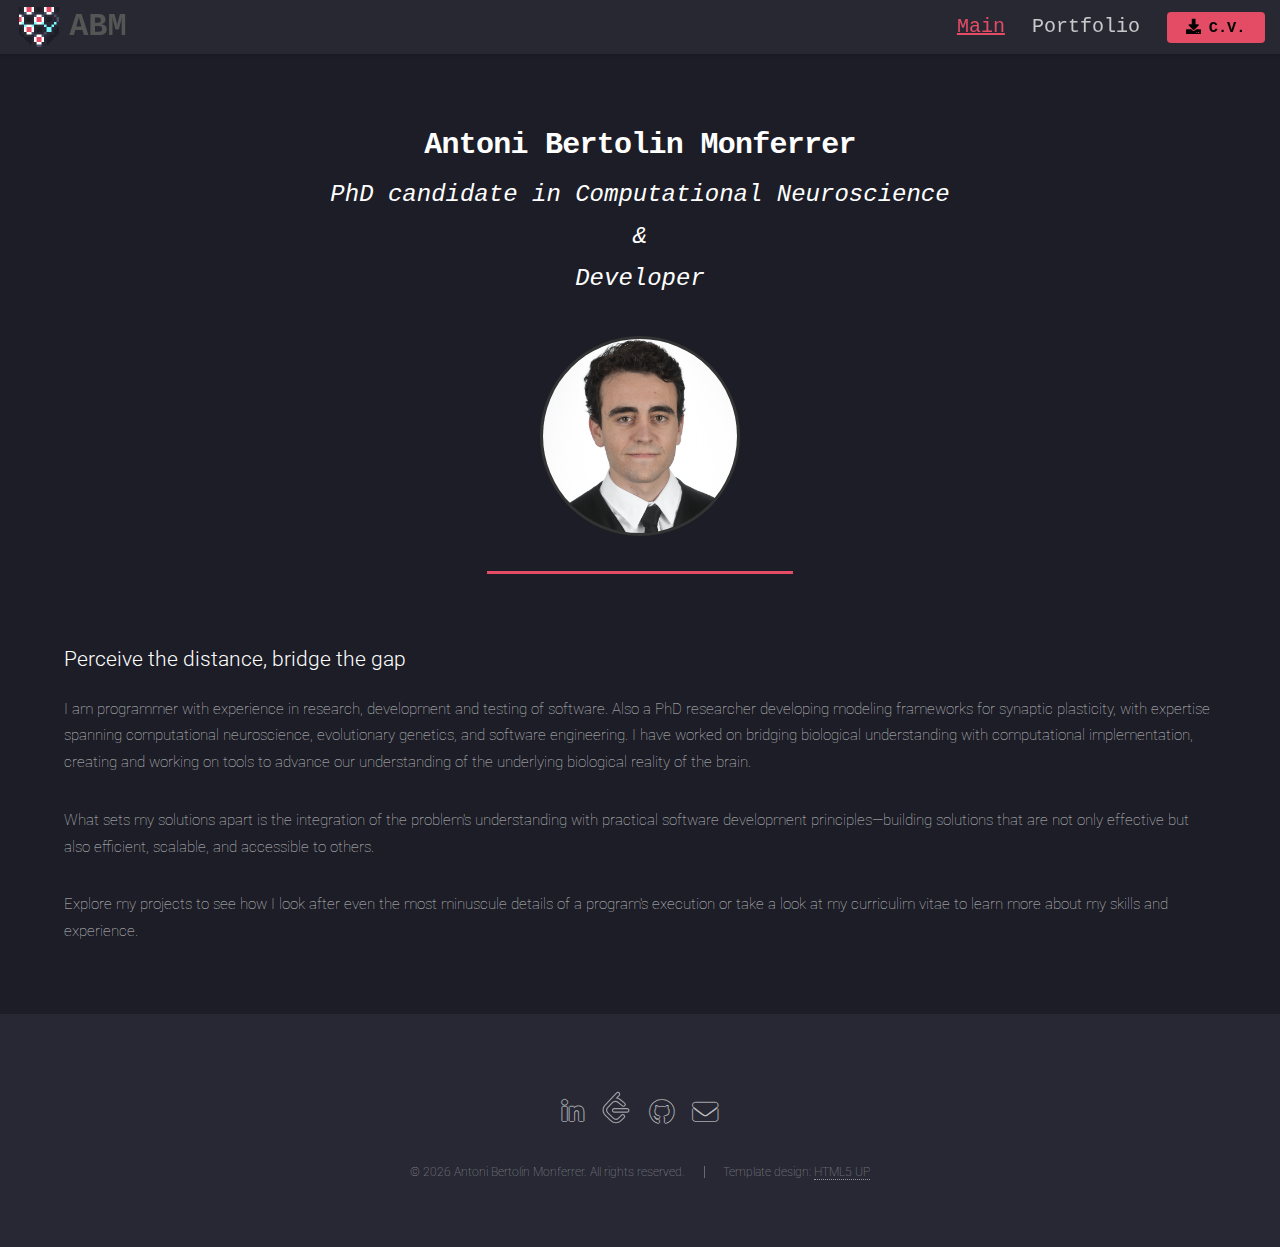
<file: index.html>
<!DOCTYPE HTML>
<!--
	Landed by HTML5 UP
	html5up.net | @ajlkn
	Free for personal and commercial use under the CCA 3.0 license (html5up.net/license)
-->
<html>
	<head>
		<title>Antoni Bertolin Monferrer</title>
		<meta charset="utf-8" />
		<meta name="viewport" content="width=device-width, initial-scale=1, user-scalable=no" />
		<link rel="stylesheet" href="assets/css/main.css" />
		<noscript><link rel="stylesheet" href="assets/css/noscript.css" /></noscript>
        <link rel="icon" href="./assets/icons/best_bowling2.ico" type="image/x-icon">
        <link rel="shortcut icon" href="./assets/icons/best_bowling2.ico" type="image/x-icon">
	</head>
	<body class="is-preload">
		<div id="page-wrapper">

			<!-- Header -->
				<header id="header">
					<!-- <h1 id="logo-sub"> -->
					<h1 id="logo">
                        <a href="index.html" class="logo-link" alt="Main">
                        <img src="./assets/icons/best_bowling2.gif" alt="Your Name Logo">
                        <span class="logo-text">ABM</span>
                        </a>
                        <!-- <a href="index.html">Landed</a> -->
                    </h1>
                    <!-- <div class="logo">
                        <img src="path/to/logo-image.png" alt="Your Name Logo">
                        <span class="logo-text">Your Name</span>
                    </div> -->
					<nav id="nav">
						<ul>
                            <li><a href="index.html" class="header-link" id="main-link">Main</a></li>
                            <li><a href="portfolio.html" class="header-link" id="portfolio-link">Portfolio</a></li>
                            <li><a href="./assets/partial_cv_ccpp.pdf" target="_blank" class="button primary icon solid fa-download">C.V.</a></li>
                            <!-- <li><a href="#" class="button primary icon solid fa-download">C.V.</a></li> -->
							<!-- <li>
								<a href="#">Layouts</a>
								<ul>
									
									<li><a href="right-sidebar.html">Right Sidebar</a></li>
									<li><a href="no-sidebar.html">No Sidebar</a></li>
									<li>
										<a href="#">Submenu</a>
										<ul>
											<li><a href="#">Option 1</a></li>
											<li><a href="#">Option 2</a></li>
											<li><a href="#">Option 3</a></li>
											<li><a href="#">Option 4</a></li>
										</ul>
									</li>
								</ul>
							</li> -->
							<!-- <li><a href="elements.html">Elements</a></li> -->
							<!-- <li><a href="https://astoritella.substack.com/" target="_blank" class="button primary icon solid fa-share-square">Substack</a></li> -->
						</ul>
					</nav>
				</header>

			<!-- Main -->
				<div id="main" class="wrapper style1">
					<div class="container">
						<header class="major">
							<h2 style="font-family: 'Courier New', monospace; font-size: 30px;font-weight: 600;">Antoni Bertolin Monferrer</h2>
<!-- A concise headline - Your name and professional title/role
Brief professional summary - 2-3 sentences about your expertise and focus
Value proposition - What makes your work unique or valuable
Call to action - What you want visitors to do (view portfolio, contact you, etc.) -->
<!-- This content should be professional but show personality. You could include a brief statement about why you're passionate about your work or a relevant quote that resonates with your professional philosophy. -->
							<p style="font-family: 'Courier New', monospace; font-size: 24px; font-style: italic;">PhD candidate in Computational Neuroscience<br>&<br>Developer</p>
                            <div class="profile-container">
                                <img src="./assets/images/placeholder-profile.JPG" alt="Profile photograph" class="profile-photo">
                            </div>
						</header>
                        <header class="minor">

                        </header>

						<!-- Content -->
							<section id="content">
								<!-- <a  class="image fit"><img src="./assets/images/pic07.jpg" alt="" /></a> -->
								<h3>Perceive the distance, bridge the gap</h3>
								<!-- <p>Vestibulum diam quam, mollis at consectetur non, malesuada quis augue. Morbi tincidunt pretium interdum. Morbi mattis elementum orci, nec dictum porta cursus justo. Quisque ultricies lorem in ligula condimentum, et egestas turpis sagittis. Cras ac nunc urna. Nullam eget lobortis purus. Phasellus vitae tortor non est placerat tristique faucibus magna adipiscing aliquet blandit nisi dolor accumsan nascetur lorem. Vis enim. Curae. Mi arcu vis aliquam ipsum non accumsan ac mi faucibus amet eu accumsan erat interdum semper accumsan. Eu sagittis tellus accumsan neque lorem penatibus in porttitor. Vivamus commodo curae. Condimentum lobortis praesent id ac lorem. Lorem vis ipsum dolor feugiat consequat dolore adipiscing.</p> -->
								<p>
                                    I am programmer with experience in research, development and testing of software. 
                                    Also a PhD researcher developing modeling frameworks for synaptic plasticity, with expertise spanning computational neuroscience, evolutionary genetics, and software engineering.
                                    I have worked on bridging biological understanding with computational implementation, creating and working on tools to advance our understanding of the underlying biological reality of the brain.
                                </p>
								<p>What sets my solutions apart is the integration of the problem's understanding with practical software development principles—building solutions that are not only effective but also efficient, scalable, and accessible to others.</p>
								<p>Explore my projects to see how I look after even the most minuscule details of a program's execution or take a look at my curriculim vitae to learn more about my skills and experience.</p>
								<!-- <ul>
									<li>Faucibus orci lobortis ac adipiscing integer.</li>
									<li>Col accumsan arcu mi aliquet placerat.</li>
									<li>Lobortis vestibulum ut magna tempor massa nascetur.</li>
									<li>Blandit massa non blandit tempor interdum.</li>
									<li>Lacinia mattis arcu nascetur lobortis.</li>
								</ul> -->
                                <!-- <p style="font-family: 'Courier New', monospace; font-size: 20px;font-weight: 400;font-style: italic;">"Deo cognito, eum ad astra fer" - After having deeply understood the foundations, we reach for the stars</p> -->
							</section>

					</div>
				</div>
                <!-- <svg role="img" viewBox="0 0 24 24" xmlns="http://www.w3.org/2000/svg">
                    <title>LeetCode</title>
                    <path fill="none" stroke="#5bc2e7" stroke-width="0.9" d="M13.483 0a1.374 1.374 0 0 0-.961.438L7.116 6.226l-3.854 4.126a5.266 5.266 0 0 0-1.209 2.104 5.35 5.35 0 0 0-.125.513 5.527 5.527 0 0 0 .062 2.362 5.83 5.83 0 0 0 .349 1.017 5.938 5.938 0 0 0 1.271 1.818l4.277 4.193.039.038c2.248 2.165 5.852 2.133 8.063-.074l2.396-2.392c.54-.54.54-1.414.003-1.955a1.378 1.378 0 0 0-1.951-.003l-2.396 2.392a3.021 3.021 0 0 1-4.205.038l-.02-.019-4.276-4.193c-.652-.64-.972-1.469-.948-2.263a2.68 2.68 0 0 1 .066-.523 2.545 2.545 0 0 1 .619-1.164L9.13 8.114c1.058-1.134 3.204-1.27 4.43-.278l3.501 2.831c.593.48 1.461.387 1.94-.207a1.384 1.384 0 0 0-.207-1.943l-3.5-2.831c-.8-.647-1.766-1.045-2.774-1.202l2.015-2.158A1.384 1.384 0 0 0 13.483 0zm-2.866 12.815a1.38 1.38 0 0 0-1.38 1.382 1.38 1.38 0 0 0 1.38 1.382H20.79a1.38 1.38 0 0 0 1.38-1.382 1.38 1.38 0 0 0-1.38-1.382z"/>
                  </svg> -->
			<!-- Footer -->
				<footer id="footer">
					<ul class="icons">
						<!-- <li><a href="#" class="icon brands alt fa-twitter"><span class="label">Twitter</span></a></li> -->
						<!-- <li><a href="#" class="icon brands alt fa-facebook-f"><span class="label">Facebook</span></a></li> -->
						<li><a href="www.linkedin.com/in/antoni-bertolin-monferrer-385897152" class="icon brands alt fa-linkedin-in" target="_blank"><span class="label">LinkedIn</span></a></li>
						<li>
                            <a href="https://leetcode.com/u/tobe2098/" class ="icon solid" target="_blank">
                                <svg role="img" viewBox="2 -5 20 30" xmlns="http://www.w3.org/2000/svg" width="28" height="38">
                                    <!-- <title>LeetCode</title> -->
                                    <path fill="none" stroke="#A0A1A5" stroke-width="0.9" d="M13.483 0a1.374 1.374 0 0 0-.961.438L7.116 6.226l-3.854 4.126a5.266 5.266 0 0 0-1.209 2.104 5.35 5.35 0 0 0-.125.513 5.527 5.527 0 0 0 .062 2.362 5.83 5.83 0 0 0 .349 1.017 5.938 5.938 0 0 0 1.271 1.818l4.277 4.193.039.038c2.248 2.165 5.852 2.133 8.063-.074l2.396-2.392c.54-.54.54-1.414.003-1.955a1.378 1.378 0 0 0-1.951-.003l-2.396 2.392a3.021 3.021 0 0 1-4.205.038l-.02-.019-4.276-4.193c-.652-.64-.972-1.469-.948-2.263a2.68 2.68 0 0 1 .066-.523 2.545 2.545 0 0 1 .619-1.164L9.13 8.114c1.058-1.134 3.204-1.27 4.43-.278l3.501 2.831c.593.48 1.461.387 1.94-.207a1.384 1.384 0 0 0-.207-1.943l-3.5-2.831c-.8-.647-1.766-1.045-2.774-1.202l2.015-2.158A1.384 1.384 0 0 0 13.483 0zm-2.866 12.815a1.38 1.38 0 0 0-1.38 1.382 1.38 1.38 0 0 0 1.38 1.382H20.79a1.38 1.38 0 0 0 1.38-1.382 1.38 1.38 0 0 0-1.38-1.382z"/>
                                </svg>
                                <span class="label">LeetCode</span>
                            </a>
                        
                        </li>
						<li><a href="https://github.com/tobe2098" class="icon brands alt fa-github" target="_blank"><span class="label">GitHub</span></a></li>
						<li>
                            <a href="mailto:antoni.bertolin@gmail.com" class="icon solid alt fa-envelope" target="_blank"><span class="label">Email</span></a>
                        </li>
					</ul>
					<ul class="copyright">
						<li>&copy; <span id="year"></span> Antoni Bertolin Monferrer. All rights reserved.</li><li>Template design: <a href="http://html5up.net">HTML5 UP</a></li>
					</ul>
				</footer>

		</div>

		<!-- Scripts -->
			<script src="assets/js/jquery.min.js"></script>
			<script src="assets/js/jquery.scrolly.min.js"></script>
			<script src="assets/js/jquery.dropotron.min.js"></script>
			<script src="assets/js/jquery.scrollex.min.js"></script>
			<script src="assets/js/browser.min.js"></script>
			<script src="assets/js/breakpoints.min.js"></script>
			<script src="assets/js/util.js"></script>
			<script src="assets/js/main.js"></script>

	</body>
</html>
</file>
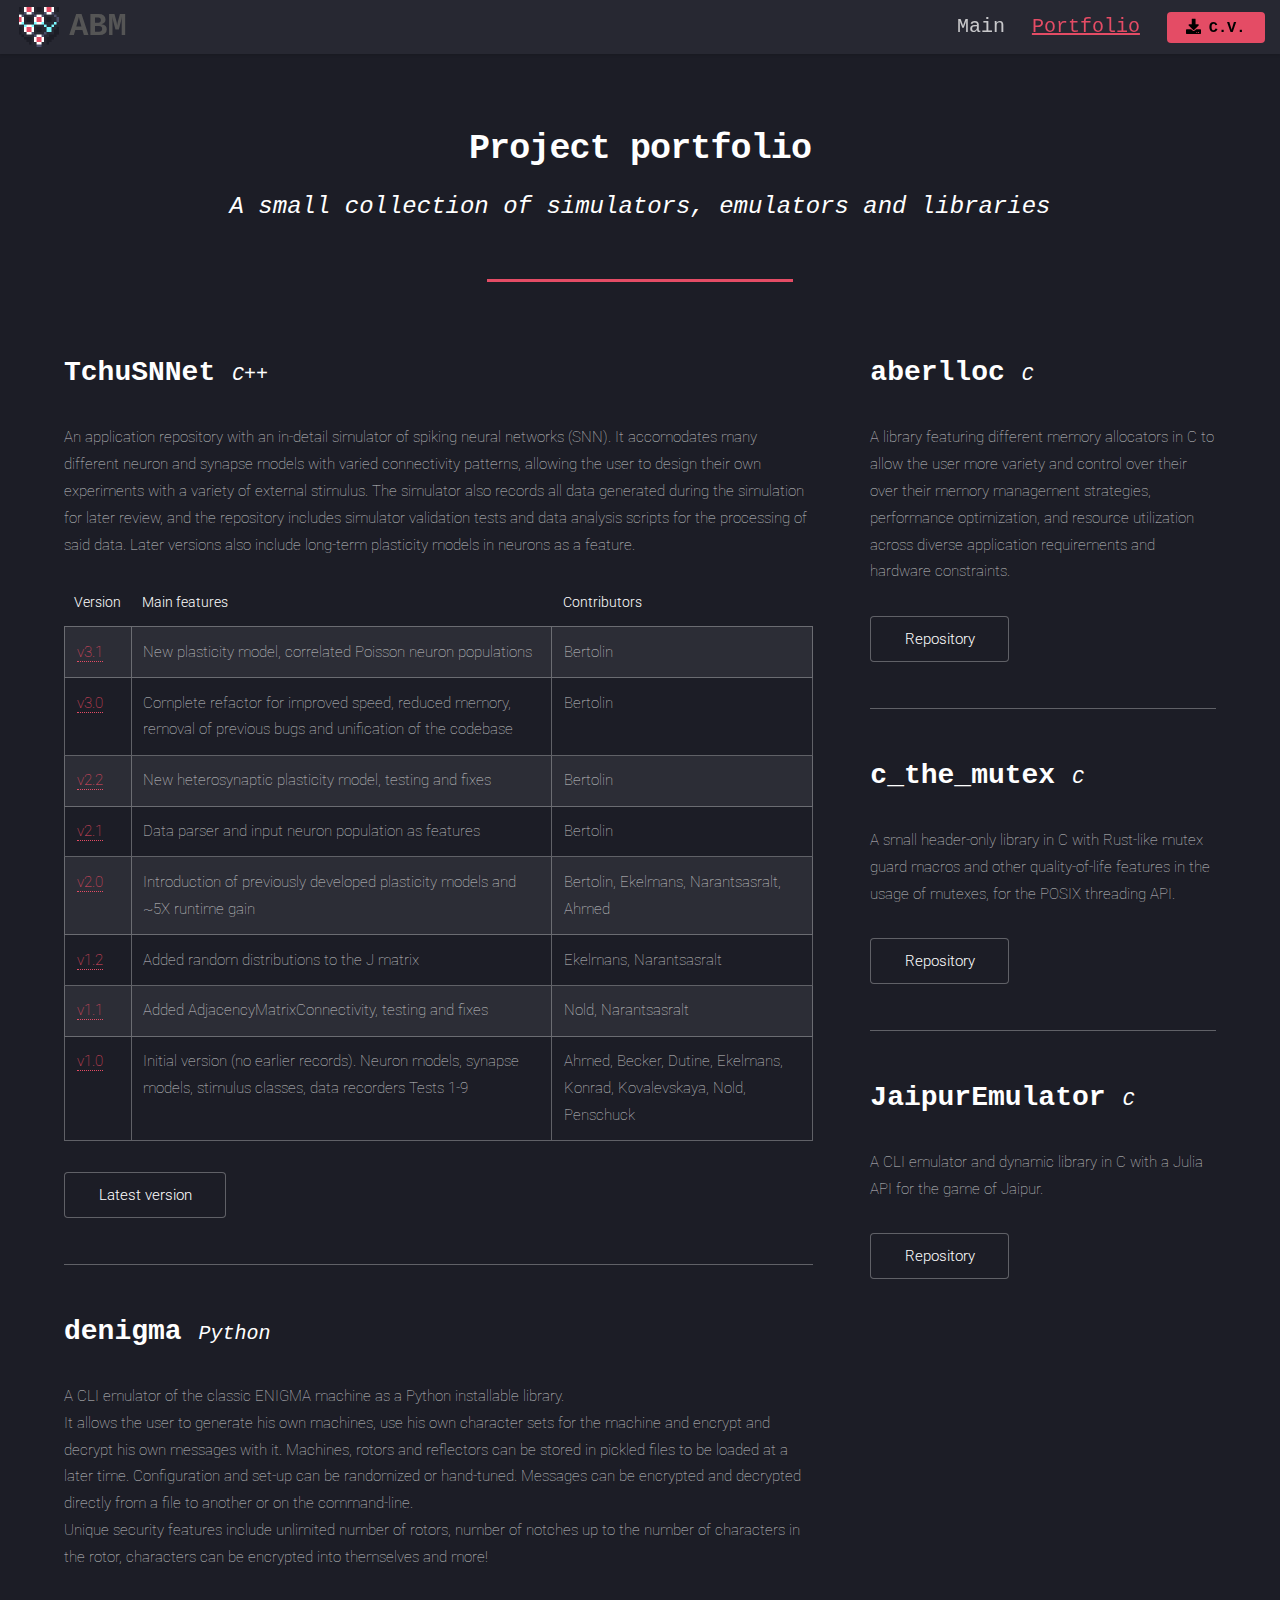
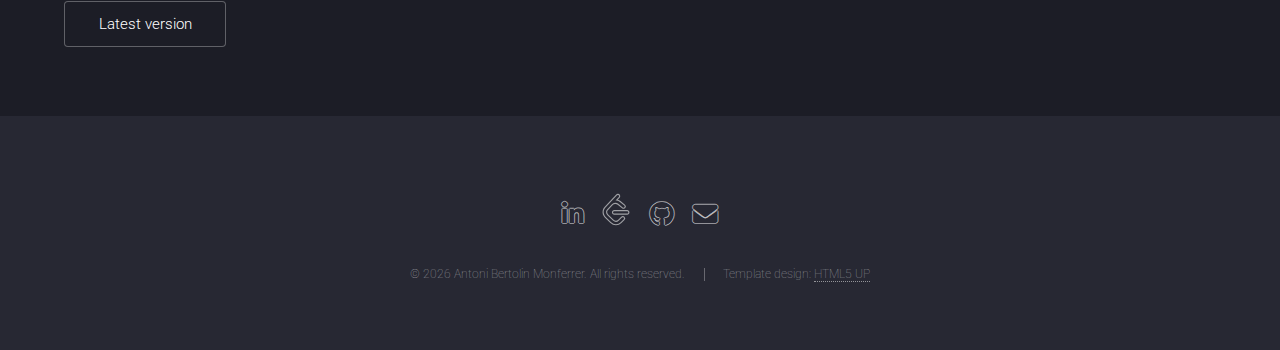
<file: portfolio.html>
<!DOCTYPE HTML>
<!--
	Landed by HTML5 UP
	html5up.net | @ajlkn
	Free for personal and commercial use under the CCA 3.0 license (html5up.net/license)
-->
<html>
	<head>
		<title>My Portfolio</title>
		<meta charset="utf-8" />
		<meta name="viewport" content="width=device-width, initial-scale=1, user-scalable=no" />
		<link rel="stylesheet" href="assets/css/main.css" />
		<noscript><link rel="stylesheet" href="assets/css/noscript.css" /></noscript>
        <link rel="icon" href="./assets/icons/best_bowling2.ico" type="image/x-icon">
        <link rel="shortcut icon" href="./assets/icons/best_bowling2.ico" type="image/x-icon">
	</head>
	<body class="is-preload">
		<div id="page-wrapper">
			<!-- Header -->
            <header id="header">
                <!-- <h1 id="logo-sub"> -->
                <h1 id="logo">
                    <a href="index.html" class="logo-link" alt="Main">
                        <img src="./assets/icons/best_bowling2.gif" alt="Your Name Logo">
                    <span class="logo-text">ABM</span>
                    </a>
                    <!-- <a href="index.html">Landed</a> -->
                </h1>
                <!-- <div class="logo">
                    <img src="path/to/logo-image.png" alt="Your Name Logo">
                    <span class="logo-text">Your Name</span>
                </div> -->
                <nav id="nav">
                    <ul>
                        <li><a href="index.html" class="header-link" id="main-link">Main</a></li>
                        <li><a href="portfolio.html" class="header-link" id="portfolio-link">Portfolio</a></li>
                        <li><a href="./assets/partial_cv_ccpp.pdf" target="_blank" class="button primary icon solid fa-download">C.V.</a></li>
                        <!-- <li><a href="#" class="button primary icon solid fa-download">C.V.</a></li> -->
                        <!-- <li>
                            <a href="#">Layouts</a>
                            <ul>
                                
                                <li><a href="right-sidebar.html">Right Sidebar</a></li>
                                <li><a href="no-sidebar.html">No Sidebar</a></li>
                                <li>
                                    <a href="#">Submenu</a>
                                    <ul>
                                        <li><a href="#">Option 1</a></li>
                                        <li><a href="#">Option 2</a></li>
                                        <li><a href="#">Option 3</a></li>
                                        <li><a href="#">Option 4</a></li>
                                    </ul>
                                </li>
                            </ul>
                        </li> -->
                        <!-- <li><a href="elements.html">Elements</a></li> -->
                        <!-- <li><a href="https://astoritella.substack.com/" target="_blank" class="button primary icon solid fa-share-square">Substack</a></li> -->
                    </ul>
                </nav>
            </header>

			<!-- Main -->
				<div id="main" class="wrapper style1">
					<div class="container">
						<header class="major">
							<h2 style="font-family: 'Courier New', monospace; font-size: 35px;font-weight: 600;">Project portfolio
                                
                            </h2>
							<p style="font-family: 'Courier New', monospace; font-size: 24px; font-style: italic;">A small collection of simulators, emulators and libraries</p>
						</header>
						<div class="row gtr-150">
							<div class="col-8 col-12-medium">

								<!-- Content -->
									<section id="content">
										<!-- <a class="image fit"><img src="./assets/images/pic06.jpg" alt="" /></a> -->
										<h3 class="project-header">
                                            TchuSNNet
                                            <span class="project-language">
                                                C++
                                              </span>
                                        </h3>
                                        <p>An application repository with an in-detail simulator of spiking neural networks (SNN). 
                                            It accomodates many different neuron and synapse models with varied connectivity patterns, allowing the user to design their own experiments with a variety of external stimulus.
                                            The simulator also records all data generated during the simulation for later review, and the repository includes simulator validation tests and data analysis scripts for the processing of said data.
                                            Later versions also include long-term plasticity models in neurons as a feature.
                                        </p>
                                        <div class="table-wrapper">
                                            <table class="alt">
                                                <thead>
                                                    <tr>
                                                        <th>Version</th>
                                                        <th>Main features</th>
                                                        <th>Contributors</th>
                                                    </tr>
                                                </thead>
                                                <tbody>
                                                    <tr>
                                                        <td><a href="https://github.com/CompNeuroTchuGroup/TchuSNNet/tree/v3.1" target="_blank">v3.1</a></td>
                                                        <td>New plasticity model, correlated Poisson neuron populations</td>
                                                        <td>Bertolin</td>
                                                    </tr>
                                                    <tr>
                                                        <td><a href="https://github.com/CompNeuroTchuGroup/TchuSNNet/tree/v3.0" target="_blank">v3.0</a></td>
                                                        <td>Complete refactor for improved speed, reduced memory, removal of previous bugs and unification of the codebase</td>
                                                        <td>Bertolin</td>
                                                    </tr>
                                                    <tr>
                                                        <td><a href="https://github.com/CompNeuroTchuGroup/TchuSNNet/tree/v2.2" target="_blank">v2.2</a></td>
                                                        <td>New heterosynaptic plasticity model, testing and fixes</td>
                                                        <td>Bertolin</td>
                                                    </tr>
                                                    <tr>
                                                        <td><a href="https://github.com/CompNeuroTchuGroup/TchuSNNet/tree/v2.1" target="_blank">v2.1</a></td>
                                                        <td>Data parser and input neuron population as features
                                                        </td>
                                                        <td>Bertolin</td>
                                                    </tr>
                                                    <tr>
                                                        <td><a href="https://github.com/CompNeuroTchuGroup/TchuSNNet/tree/v2.0" target="_blank">v2.0</a></td>
                                                        <td>Introduction of previously developed plasticity models and ~5X runtime gain</td>
                                                        <td>Bertolin, Ekelmans, Narantsasralt, Ahmed</td>
                                                    </tr>
                                                    <tr>
                                                        <td><a href="https://github.com/CompNeuroTchuGroup/TchuSNNet/tree/v1.2" target="_blank">v1.2</a></td>
                                                        <td>Added random distributions to the J matrix</td>
                                                        <td>Ekelmans, Narantsasralt</td>
                                                    </tr>
                                                    <tr>
                                                        <td><a href="https://github.com/CompNeuroTchuGroup/TchuSNNet/tree/v1.1" target="_blank">v1.1</a></td>
                                                        <td>Added AdjacencyMatrixConnectivity, testing and fixes</td>
                                                        <td>Nold, Narantsasralt</td>
                                                    </tr>
                                                    <tr>
                                                        <td><a href="https://github.com/CompNeuroTchuGroup/TchuSNNet/tree/v1.0" target="_blank">v1.0</a></td>
                                                        <td>Initial version (no earlier records). Neuron models, synapse models, stimulus classes, data recorders Tests 1-9</td>
                                                        <td>Ahmed, Becker, Dutine, Ekelmans, Konrad, Kovalevskaya, Nold, Penschuck<br></td>
                                                    </tr>
                                                    
                                                    
                                                    
                                                    
                                                </tbody>
                                                <tfoot>
                                                    <!-- <tr>
                                                        <td colspan="2"></td>
                                                        <td>100.00</td>
                                                    </tr> -->
                                                </tfoot>
                                            </table>
                                        </div>
                                        <footer>
                                            <ul class="actions">
                                                <li><a href="https://github.com/CompNeuroTchuGroup/TchuSNNet/tree/master" class="button" target="_blank">Latest version</a></li>
                                            </ul>
                                        </footer>
										<hr />
										<h3 class="project-header">
                                            denigma
                                            <span class="project-language">
                                                Python
                                              </span>
                                        </h3>
                                        <p>A CLI emulator of the classic ENIGMA machine as a Python installable library.<br> 
                                            It allows the user to generate his own machines, use his own character sets for the machine and encrypt and decrypt his own messages with it.
                                            Machines, rotors and reflectors can be stored in pickled files to be loaded at a later time. Configuration and set-up can be randomized or hand-tuned.
                                            Messages can be encrypted and decrypted directly from a file to another or on the command-line.
                                            <br>
                                            Unique security features include unlimited number of rotors, number of notches up to the number of characters in the rotor, characters can be encrypted into themselves and more!
                                            </p>
                                        <footer>
                                            <ul class="actions">
                                                <li><a href="https://github.com/tobe2098/denigma" class="button" target="_blank">Latest version</a></li>
                                            </ul>
                                        </footer>
									</section>

							</div>
							<div class="col-4 col-12-medium">

								<!-- Sidebar -->
									<section id="sidebar">
                                        <section>
											<!-- <a class="image fit"><img src="./assets/images/pic07.jpg" alt="" /></a> -->
											<h3 class="project-header">aberlloc
                                                <span class="project-language">
                                                    C
                                                  </span>
                                            </h3>
                                            <p>A library featuring different memory allocators in C to allow the user more variety and control over their over their memory management strategies, performance optimization, and resource utilization across diverse application requirements and hardware constraints.</p>
                                            <footer>
												<ul class="actions">
													<li><a href="https://github.com/tobe2098/aberlloc" class="button" target="_blank">Repository</a></li>
												</ul>
											</footer>
										</section>
                                        <hr />
										<section>
											<h3 class="project-header">c_the_mutex
                                                <span class="project-language">
                                                    C
                                                  </span>
                                            </h3>
											<p>
                                                A small header-only library in C with Rust-like mutex guard macros and other quality-of-life features in the usage of mutexes, for the POSIX threading API.
                                            </p>
											<footer>
												<ul class="actions">
													<li><a href="https://github.com/tobe2098/c_the_mutex" class="button" target="_blank">Repository</a></li>
												</ul>
											</footer>
										</section>
										<hr />
										<section>
											<!-- <a class="image fit"><img src="./assets/images/pic07.jpg" alt="" /></a> -->
											<h3 class="project-header">JaipurEmulator
                                                <span class="project-language">
                                                    C
                                                  </span>
                                            </h3>
                                            <p>A CLI emulator and dynamic library in C with a Julia API for the game of Jaipur.</p>
                                            <footer>
												<ul class="actions">
													<li><a href="https://github.com/tobe2098/JaipurEmulator" class="button" target="_blank">Repository</a></li>
												</ul>
											</footer>
										</section>
									</section>

							</div>
						</div>
					</div>
				</div>

			<!-- Footer -->
            <footer id="footer">
                <ul class="icons">
                    <!-- <li><a href="#" class="icon brands alt fa-twitter"><span class="label">Twitter</span></a></li> -->
                    <!-- <li><a href="#" class="icon brands alt fa-facebook-f"><span class="label">Facebook</span></a></li> -->
                    <li><a href="www.linkedin.com/in/antoni-bertolin-monferrer-385897152" class="icon brands alt fa-linkedin-in" target="_blank"><span class="label">LinkedIn</span></a></li>
                    <li>
                        <a href="https://leetcode.com/u/tobe2098/" class ="icon solid" target="_blank">
                            <svg role="img" viewBox="2 -5 20 30" xmlns="http://www.w3.org/2000/svg" width="28" height="38">
                                <!-- <title>LeetCode</title> -->
                                <path fill="none" stroke="#A0A1A5" stroke-width="0.9" d="M13.483 0a1.374 1.374 0 0 0-.961.438L7.116 6.226l-3.854 4.126a5.266 5.266 0 0 0-1.209 2.104 5.35 5.35 0 0 0-.125.513 5.527 5.527 0 0 0 .062 2.362 5.83 5.83 0 0 0 .349 1.017 5.938 5.938 0 0 0 1.271 1.818l4.277 4.193.039.038c2.248 2.165 5.852 2.133 8.063-.074l2.396-2.392c.54-.54.54-1.414.003-1.955a1.378 1.378 0 0 0-1.951-.003l-2.396 2.392a3.021 3.021 0 0 1-4.205.038l-.02-.019-4.276-4.193c-.652-.64-.972-1.469-.948-2.263a2.68 2.68 0 0 1 .066-.523 2.545 2.545 0 0 1 .619-1.164L9.13 8.114c1.058-1.134 3.204-1.27 4.43-.278l3.501 2.831c.593.48 1.461.387 1.94-.207a1.384 1.384 0 0 0-.207-1.943l-3.5-2.831c-.8-.647-1.766-1.045-2.774-1.202l2.015-2.158A1.384 1.384 0 0 0 13.483 0zm-2.866 12.815a1.38 1.38 0 0 0-1.38 1.382 1.38 1.38 0 0 0 1.38 1.382H20.79a1.38 1.38 0 0 0 1.38-1.382 1.38 1.38 0 0 0-1.38-1.382z"/>
                            </svg>
                            <span class="label">LeetCode</span>
                        </a>
                    
                    </li>
                    <li><a href="https://github.com/tobe2098" class="icon brands alt fa-github" target="_blank"><span class="label">GitHub</span></a></li>
                    <li>
                        <a href="mailto:antoni.bertolin@gmail.com" class="icon solid alt fa-envelope" target="_blank"><span class="label">Email</span></a>
                    </li>
                </ul>
                <ul class="copyright">
                    <li>&copy; <span id="year"></span> Antoni Bertolin Monferrer. All rights reserved.</li><li>Template design: <a href="http://html5up.net" target="_blank">HTML5 UP</a></li>
                </ul>
            </footer>

		</div>

		<!-- Scripts -->
			<script src="assets/js/jquery.min.js"></script>
			<script src="assets/js/jquery.scrolly.min.js"></script>
			<script src="assets/js/jquery.dropotron.min.js"></script>
			<script src="assets/js/jquery.scrollex.min.js"></script>
			<script src="assets/js/browser.min.js"></script>
			<script src="assets/js/breakpoints.min.js"></script>
			<script src="assets/js/util.js"></script>
			<script src="assets/js/main.js"></script>

	</body>
</html>
</file>
<file: assets/css/noscript.css>
/*
	Landed by HTML5 UP
	html5up.net | @ajlkn
	Free for personal and commercial use under the CCA 3.0 license (html5up.net/license)
*/

/* Loader */

	body.landing.is-preload:before {
		display: none;
	}

	body.landing.is-preload:after {
		display: none;
	}
</file>
<file: assets/css/main.css>
@import url("fontawesome-all.min.css");
@import url("https://fonts.googleapis.com/css?family=Roboto:100,300,100italic,300italic");

/*
	Landed by HTML5 UP
	html5up.net | @ajlkn
	Free for personal and commercial use under the CCA 3.0 license (html5up.net/license)
*/

html, body, div, span, applet, object,
iframe, h1, h2, h3, h4, h5, h6, p, blockquote,
pre, a, abbr, acronym, address, big, cite,
code, del, dfn, em, img, ins, kbd, q, s, samp,
small, strike, strong, sub, sup, tt, var, b,
u, i, center, dl, dt, dd, ol, ul, li, fieldset,
form, label, legend, table, caption, tbody,
tfoot, thead, tr, th, td, article, aside,
canvas, details, embed, figure, figcaption,
footer, header, hgroup, menu, nav, output, ruby,
section, summary, time, mark, audio, video {
	margin: 0;
	padding: 0;
	border: 0;
	font-size: 100%;
	font: inherit;
	vertical-align: baseline;}

article, aside, details, figcaption, figure,
footer, header, hgroup, menu, nav, section {
	display: block;}

body {
	line-height: 1;
}

ol, ul {
	list-style: none;
}

blockquote, q {
	quotes: none;
}

	blockquote:before, blockquote:after, q:before, q:after {
		content: '';
		content: none;
	}

table {
	border-collapse: collapse;
	border-spacing: 0;
}

body {
	-webkit-text-size-adjust: none;
}

mark {
	background-color: transparent;
	color: inherit;
}

input::-moz-focus-inner {
	border: 0;
	padding: 0;
}

input, select, textarea {
	-moz-appearance: none;
	-webkit-appearance: none;
	-ms-appearance: none;
	appearance: none;
}

/* Basic */
#logo {
	display: flex;
	align-items: center;
	margin: 0;
	padding: 0;
	/* max-width: 100%; */
}

#logo img {
	/* max-height: 40px; Adjust this value to scale your logo */
	height: 40px; /* Adjust this value to scale your logo */
	width: auto; /* Maintains aspect ratio */
	margin-right: 10px; /* Space between logo and text */
	/* max-width: 25%; */
}

#logo .logo-text {
	font-size: 2rem; /* Adjust text size as needed */
	font-weight: bold;
	font-family: 'Courier New', monospace; /* Change to your desired font */
	/* font-family: "Lucida Console", sans-serif; */
    font-weight: bold; /* Adjust thickness */
	color: #555; /* Change to match your color scheme */
	/* white-space: nowrap;  */
}
#logo .logo-link {
    display: flex;  /* Make the link behave like a flex container */
    align-items: center; /* Aligns image and text properly */
    text-decoration: none; /* Removes link styling */
    color: inherit; /* Keeps text color */
}
	html {
		box-sizing: border-box;
	}

	*, *:before, *:after {
		box-sizing: inherit;
	}

	html, body {
		background: #1c1d26;
	}

	body.is-preload *, body.is-preload *:before, body.is-preload *:after {
		-moz-animation: none !important;
		-webkit-animation: none !important;
		-ms-animation: none !important;
		animation: none !important;
		-moz-transition: none !important;
		-webkit-transition: none !important;
		-ms-transition: none !important;
		transition: none !important;
	}

	body, input, select, textarea {
		color: rgba(255, 255, 255, 0.75);
		font-family: "Roboto", Helvetica, sans-serif;
		font-size: 15pt;
		font-weight: 100;
		line-height: 1.75em;
	}

	a {
		-moz-transition: border-color 0.2s ease-in-out, color 0.2s ease-in-out;
		-webkit-transition: border-color 0.2s ease-in-out, color 0.2s ease-in-out;
		-ms-transition: border-color 0.2s ease-in-out, color 0.2s ease-in-out;
		transition: border-color 0.2s ease-in-out, color 0.2s ease-in-out;
		border-bottom: dotted 1px;
		color: #e44c65;
		text-decoration: none;
	}

		a:hover {
			color: #e44c65 !important;
			border-bottom-color: transparent;
		}

	strong, b {
		color: #ffffff;
		font-weight: 300;
	}

	em, i {
		font-style: italic;
	}

	p {
		margin: 0 0 2em 0;
	}

	h1, h2, h3, h4, h5, h6 {
		color: #ffffff;
		font-weight: 300;
		line-height: 1em;
		margin: 0 0 1em 0;
	}

		h1 a, h2 a, h3 a, h4 a, h5 a, h6 a {
			color: inherit;
			border: 0;
		}

	h2 {
		font-size: 2em;
		line-height: 1.5em;
		letter-spacing: -0.025em;
	}

	h3 {
		font-size: 1.35em;
		line-height: 1.5em;
	}

	h4 {
		font-size: 1.1em;
		line-height: 1.5em;
	}

	h5 {
		font-size: 0.9em;
		line-height: 1.5em;
	}

	h6 {
		font-size: 0.7em;
		line-height: 1.5em;
	}

	sub {
		font-size: 0.8em;
		position: relative;
		top: 0.5em;
	}

	sup {
		font-size: 0.8em;
		position: relative;
		top: -0.5em;
	}

	hr {
		border: 0;
		border-bottom: solid 1px rgba(255, 255, 255, 0.3);
		margin: 3em 0;
	}

		hr.major {
			margin: 4em 0;
		}

	blockquote {
		border-left: solid 4px rgba(255, 255, 255, 0.3);
		font-style: italic;
		margin: 0 0 2em 0;
		padding: 0.5em 0 0.5em 2em;
	}

	code {
		background: rgba(255, 255, 255, 0.075);
		border-radius: 4px;
		font-family: "Courier New", monospace;
		font-size: 0.9em;
		margin: 0 0.25em;
		padding: 0.25em 0.65em;
	}

	pre {
		-webkit-overflow-scrolling: touch;
		font-family: "Courier New", monospace;
		font-size: 0.9em;
		margin: 0 0 2em 0;
	}

		pre code {
			display: block;
			line-height: 1.75em;
			padding: 1em 1.5em;
			overflow-x: auto;
		}

	.align-left {
		text-align: left;
	}

	.align-center {
		text-align: center;
	}

	.align-right {
		text-align: right;
	}


/* Loader */

	@-moz-keyframes spinner-show {
		0% {
			opacity: 0;
		}

		100% {
			opacity: 1;
		}
	}

	@-webkit-keyframes spinner-show {
		0% {
			opacity: 0;
		}

		100% {
			opacity: 1;
		}
	}

	@-ms-keyframes spinner-show {
		0% {
			opacity: 0;
		}

		100% {
			opacity: 1;
		}
	}

	@keyframes spinner-show {
		0% {
			opacity: 0;
		}

		100% {
			opacity: 1;
		}
	}

	@-moz-keyframes spinner-hide {
		0% {
			color: rgba(255, 255, 255, 0.15);
			z-index: 100001;
			-moz-transform: scale(1) rotate(0deg);
			-webkit-transform: scale(1) rotate(0deg);
			-ms-transform: scale(1) rotate(0deg);
			transform: scale(1) rotate(0deg);
		}

		99% {
			color: #1c1d26;
			z-index: 100001;
			-moz-transform: scale(0.5) rotate(360deg);
			-webkit-transform: scale(0.5) rotate(360deg);
			-ms-transform: scale(0.5) rotate(360deg);
			transform: scale(0.5) rotate(360deg);
		}

		100% {
			color: #1c1d26;
			z-index: -1;
			-moz-transform: scale(0.5) rotate(360deg);
			-webkit-transform: scale(0.5) rotate(360deg);
			-ms-transform: scale(0.5) rotate(360deg);
			transform: scale(0.5) rotate(360deg);
		}
	}

	@-webkit-keyframes spinner-hide {
		0% {
			color: rgba(255, 255, 255, 0.15);
			z-index: 100001;
			-moz-transform: scale(1) rotate(0deg);
			-webkit-transform: scale(1) rotate(0deg);
			-ms-transform: scale(1) rotate(0deg);
			transform: scale(1) rotate(0deg);
		}

		99% {
			color: #1c1d26;
			z-index: 100001;
			-moz-transform: scale(0.5) rotate(360deg);
			-webkit-transform: scale(0.5) rotate(360deg);
			-ms-transform: scale(0.5) rotate(360deg);
			transform: scale(0.5) rotate(360deg);
		}

		100% {
			color: #1c1d26;
			z-index: -1;
			-moz-transform: scale(0.5) rotate(360deg);
			-webkit-transform: scale(0.5) rotate(360deg);
			-ms-transform: scale(0.5) rotate(360deg);
			transform: scale(0.5) rotate(360deg);
		}
	}

	@-ms-keyframes spinner-hide {
		0% {
			color: rgba(255, 255, 255, 0.15);
			z-index: 100001;
			-moz-transform: scale(1) rotate(0deg);
			-webkit-transform: scale(1) rotate(0deg);
			-ms-transform: scale(1) rotate(0deg);
			transform: scale(1) rotate(0deg);
		}

		99% {
			color: #1c1d26;
			z-index: 100001;
			-moz-transform: scale(0.5) rotate(360deg);
			-webkit-transform: scale(0.5) rotate(360deg);
			-ms-transform: scale(0.5) rotate(360deg);
			transform: scale(0.5) rotate(360deg);
		}

		100% {
			color: #1c1d26;
			z-index: -1;
			-moz-transform: scale(0.5) rotate(360deg);
			-webkit-transform: scale(0.5) rotate(360deg);
			-ms-transform: scale(0.5) rotate(360deg);
			transform: scale(0.5) rotate(360deg);
		}
	}

	@keyframes spinner-hide {
		0% {
			color: rgba(255, 255, 255, 0.15);
			z-index: 100001;
			-moz-transform: scale(1) rotate(0deg);
			-webkit-transform: scale(1) rotate(0deg);
			-ms-transform: scale(1) rotate(0deg);
			transform: scale(1) rotate(0deg);
		}

		99% {
			color: #1c1d26;
			z-index: 100001;
			-moz-transform: scale(0.5) rotate(360deg);
			-webkit-transform: scale(0.5) rotate(360deg);
			-ms-transform: scale(0.5) rotate(360deg);
			transform: scale(0.5) rotate(360deg);
		}

		100% {
			color: #1c1d26;
			z-index: -1;
			-moz-transform: scale(0.5) rotate(360deg);
			-webkit-transform: scale(0.5) rotate(360deg);
			-ms-transform: scale(0.5) rotate(360deg);
			transform: scale(0.5) rotate(360deg);
		}
	}

	@-moz-keyframes spinner-rotate {
		0% {
			-moz-transform: scale(1) rotate(0deg);
			-webkit-transform: scale(1) rotate(0deg);
			-ms-transform: scale(1) rotate(0deg);
			transform: scale(1) rotate(0deg);
		}

		100% {
			-moz-transform: scale(1) rotate(360deg);
			-webkit-transform: scale(1) rotate(360deg);
			-ms-transform: scale(1) rotate(360deg);
			transform: scale(1) rotate(360deg);
		}
	}

	@-webkit-keyframes spinner-rotate {
		0% {
			-moz-transform: scale(1) rotate(0deg);
			-webkit-transform: scale(1) rotate(0deg);
			-ms-transform: scale(1) rotate(0deg);
			transform: scale(1) rotate(0deg);
		}

		100% {
			-moz-transform: scale(1) rotate(360deg);
			-webkit-transform: scale(1) rotate(360deg);
			-ms-transform: scale(1) rotate(360deg);
			transform: scale(1) rotate(360deg);
		}
	}

	@-ms-keyframes spinner-rotate {
		0% {
			-moz-transform: scale(1) rotate(0deg);
			-webkit-transform: scale(1) rotate(0deg);
			-ms-transform: scale(1) rotate(0deg);
			transform: scale(1) rotate(0deg);
		}

		100% {
			-moz-transform: scale(1) rotate(360deg);
			-webkit-transform: scale(1) rotate(360deg);
			-ms-transform: scale(1) rotate(360deg);
			transform: scale(1) rotate(360deg);
		}
	}

	@keyframes spinner-rotate {
		0% {
			-moz-transform: scale(1) rotate(0deg);
			-webkit-transform: scale(1) rotate(0deg);
			-ms-transform: scale(1) rotate(0deg);
			transform: scale(1) rotate(0deg);
		}

		100% {
			-moz-transform: scale(1) rotate(360deg);
			-webkit-transform: scale(1) rotate(360deg);
			-ms-transform: scale(1) rotate(360deg);
			transform: scale(1) rotate(360deg);
		}
	}

	@-moz-keyframes overlay-hide {
		0% {
			opacity: 1;
			z-index: 100000;
		}

		15% {
			opacity: 1;
			z-index: 100000;
		}

		99% {
			opacity: 0;
			z-index: 100000;
		}

		100% {
			opacity: 0;
			z-index: -1;
		}
	}

	@-webkit-keyframes overlay-hide {
		0% {
			opacity: 1;
			z-index: 100000;
		}

		15% {
			opacity: 1;
			z-index: 100000;
		}

		99% {
			opacity: 0;
			z-index: 100000;
		}

		100% {
			opacity: 0;
			z-index: -1;
		}
	}

	@-ms-keyframes overlay-hide {
		0% {
			opacity: 1;
			z-index: 100000;
		}

		15% {
			opacity: 1;
			z-index: 100000;
		}

		99% {
			opacity: 0;
			z-index: 100000;
		}

		100% {
			opacity: 0;
			z-index: -1;
		}
	}

	@keyframes overlay-hide {
		0% {
			opacity: 1;
			z-index: 100000;
		}

		15% {
			opacity: 1;
			z-index: 100000;
		}

		99% {
			opacity: 0;
			z-index: 100000;
		}

		100% {
			opacity: 0;
			z-index: -1;
		}
	}

	body.landing {
		text-decoration: none;
	}

		body.landing:before {
			-moz-osx-font-smoothing: grayscale;
			-webkit-font-smoothing: antialiased;
			display: inline-block;
			font-style: normal;
			font-variant: normal;
			text-rendering: auto;
			line-height: 1;
			text-transform: none !important;
			font-family: 'Font Awesome 5 Free';
			font-weight: 900;
		}

		body.landing:before {
			-moz-animation: spinner-show 1.5s 1 0.25s ease forwards, spinner-hide 0.25s ease-in-out forwards !important;
			-webkit-animation: spinner-show 1.5s 1 0.25s ease forwards, spinner-hide 0.25s ease-in-out forwards !important;
			-ms-animation: spinner-show 1.5s 1 0.25s ease forwards, spinner-hide 0.25s ease-in-out forwards !important;
			animation: spinner-show 1.5s 1 0.25s ease forwards, spinner-hide 0.25s ease-in-out forwards !important;
			-moz-transform-origin: 50% 50%;
			-webkit-transform-origin: 50% 50%;
			-ms-transform-origin: 50% 50%;
			transform-origin: 50% 50%;
			color: rgba(255, 255, 255, 0.15);
			content: '\f1ce';
			cursor: default;
			display: block;
			font-size: 2em;
			height: 2em;
			left: 50%;
			line-height: 2em;
			margin: -1em 0 0 -1em;
			opacity: 0;
			position: fixed;
			text-align: center;
			top: 50%;
			width: 2em;
			z-index: -1;
		}

		body.landing:after {
			-moz-animation: overlay-hide 1.5s ease-in forwards !important;
			-webkit-animation: overlay-hide 1.5s ease-in forwards !important;
			-ms-animation: overlay-hide 1.5s ease-in forwards !important;
			animation: overlay-hide 1.5s ease-in forwards !important;
			background: #1c1d26;
			content: '';
			display: block;
			height: 100%;
			left: 0;
			opacity: 0;
			position: fixed;
			top: 0;
			width: 100%;
			z-index: -1;
		}

		body.landing.is-preload:before {
			-moz-animation: spinner-show 1.5s 1 0.25s ease forwards, spinner-rotate 0.75s infinite linear !important;
			-webkit-animation: spinner-show 1.5s 1 0.25s ease forwards, spinner-rotate 0.75s infinite linear !important;
			-ms-animation: spinner-show 1.5s 1 0.25s ease forwards, spinner-rotate 0.75s infinite linear !important;
			animation: spinner-show 1.5s 1 0.25s ease forwards, spinner-rotate 0.75s infinite linear !important;
			z-index: 100001;
		}

		body.landing.is-preload:after {
			-moz-animation: none !important;
			-webkit-animation: none !important;
			-ms-animation: none !important;
			animation: none !important;
			opacity: 1;
			z-index: 100000;
		}

	@media (-webkit-min-device-pixel-ratio: 2) {

		body.landing:before {
			line-height: 2.025em;
		}

	}

/* Container */

	.container {
		margin: 0 auto;
		max-width: calc(100% - 4em);
		width: 70em;
	}

		.container.xsmall {
			width: 17.5em;
		}

		.container.small {
			width: 35em;
		}

		.container.medium {
			width: 52.5em;
		}

		.container.large {
			width: 87.5em;
		}

		.container.xlarge {
			width: 105em;
		}

		.container.max {
			width: 100%;
		}

		@media screen and (max-width: 1280px) {

			.container {
				width: 90%;
				max-width: 100%;
			}

		}

		@media screen and (max-width: 980px) {

			.container {
				width: 100% !important;
			}

		}

/* Row */

	.row {
		display: flex;
		flex-wrap: wrap;
		box-sizing: border-box;
		align-items: stretch;
	}

		.row > * {
			box-sizing: border-box;
		}

		.row.gtr-uniform > * > :last-child {
			margin-bottom: 0;
		}

		.row.aln-left {
			justify-content: flex-start;
		}

		.row.aln-center {
			justify-content: center;
		}

		.row.aln-right {
			justify-content: flex-end;
		}

		.row.aln-top {
			align-items: flex-start;
		}

		.row.aln-middle {
			align-items: center;
		}

		.row.aln-bottom {
			align-items: flex-end;
		}

		.row > .imp {
			order: -1;
		}

		.row > .col-1 {
			width: 8.33333%;
		}

		.row > .off-1 {
			margin-left: 8.33333%;
		}

		.row > .col-2 {
			width: 16.66667%;
		}

		.row > .off-2 {
			margin-left: 16.66667%;
		}

		.row > .col-3 {
			width: 25%;
		}

		.row > .off-3 {
			margin-left: 25%;
		}

		.row > .col-4 {
			width: 33.33333%;
		}

		.row > .off-4 {
			margin-left: 33.33333%;
		}

		.row > .col-5 {
			width: 41.66667%;
		}

		.row > .off-5 {
			margin-left: 41.66667%;
		}

		.row > .col-6 {
			width: 50%;
		}

		.row > .off-6 {
			margin-left: 50%;
		}

		.row > .col-7 {
			width: 58.33333%;
		}

		.row > .off-7 {
			margin-left: 58.33333%;
		}

		.row > .col-8 {
			width: 66.66667%;
		}

		.row > .off-8 {
			margin-left: 66.66667%;
		}

		.row > .col-9 {
			width: 75%;
		}

		.row > .off-9 {
			margin-left: 75%;
		}

		.row > .col-10 {
			width: 83.33333%;
		}

		.row > .off-10 {
			margin-left: 83.33333%;
		}

		.row > .col-11 {
			width: 91.66667%;
		}

		.row > .off-11 {
			margin-left: 91.66667%;
		}

		.row > .col-12 {
			width: 100%;
		}

		.row > .off-12 {
			margin-left: 100%;
		}

		.row.gtr-0 {
			margin-top: 0;
			margin-left: 0em;
		}

			.row.gtr-0 > * {
				padding: 0 0 0 0em;
			}

			.row.gtr-0.gtr-uniform {
				margin-top: 0em;
			}

				.row.gtr-0.gtr-uniform > * {
					padding-top: 0em;
				}

		.row.gtr-25 {
			margin-top: 0;
			margin-left: -0.625em;
		}

			.row.gtr-25 > * {
				padding: 0 0 0 0.625em;
			}

			.row.gtr-25.gtr-uniform {
				margin-top: -0.625em;
			}

				.row.gtr-25.gtr-uniform > * {
					padding-top: 0.625em;
				}

		.row.gtr-50 {
			margin-top: 0;
			margin-left: -1.25em;
		}

			.row.gtr-50 > * {
				padding: 0 0 0 1.25em;
			}

			.row.gtr-50.gtr-uniform {
				margin-top: -1.25em;
			}

				.row.gtr-50.gtr-uniform > * {
					padding-top: 1.25em;
				}

		.row {
			margin-top: 0;
			margin-left: -2.5em;
		}

			.row > * {
				padding: 0 0 0 2.5em;
			}

			.row.gtr-uniform {
				margin-top: -2.5em;
			}

				.row.gtr-uniform > * {
					padding-top: 2.5em;
				}

		.row.gtr-150 {
			margin-top: 0;
			margin-left: -3.75em;
		}

			.row.gtr-150 > * {
				padding: 0 0 0 3.75em;
			}

			.row.gtr-150.gtr-uniform {
				margin-top: -3.75em;
			}

				.row.gtr-150.gtr-uniform > * {
					padding-top: 3.75em;
				}

		.row.gtr-200 {
			margin-top: 0;
			margin-left: -5em;
		}

			.row.gtr-200 > * {
				padding: 0 0 0 5em;
			}

			.row.gtr-200.gtr-uniform {
				margin-top: -5em;
			}

				.row.gtr-200.gtr-uniform > * {
					padding-top: 5em;
				}

		@media screen and (max-width: 1680px) {

			.row {
				display: flex;
				flex-wrap: wrap;
				box-sizing: border-box;
				align-items: stretch;
			}

				.row > * {
					box-sizing: border-box;
				}

				.row.gtr-uniform > * > :last-child {
					margin-bottom: 0;
				}

				.row.aln-left {
					justify-content: flex-start;
				}

				.row.aln-center {
					justify-content: center;
				}

				.row.aln-right {
					justify-content: flex-end;
				}

				.row.aln-top {
					align-items: flex-start;
				}

				.row.aln-middle {
					align-items: center;
				}

				.row.aln-bottom {
					align-items: flex-end;
				}

				.row > .imp-xlarge {
					order: -1;
				}

				.row > .col-1-xlarge {
					width: 8.33333%;
				}

				.row > .off-1-xlarge {
					margin-left: 8.33333%;
				}

				.row > .col-2-xlarge {
					width: 16.66667%;
				}

				.row > .off-2-xlarge {
					margin-left: 16.66667%;
				}

				.row > .col-3-xlarge {
					width: 25%;
				}

				.row > .off-3-xlarge {
					margin-left: 25%;
				}

				.row > .col-4-xlarge {
					width: 33.33333%;
				}

				.row > .off-4-xlarge {
					margin-left: 33.33333%;
				}

				.row > .col-5-xlarge {
					width: 41.66667%;
				}

				.row > .off-5-xlarge {
					margin-left: 41.66667%;
				}

				.row > .col-6-xlarge {
					width: 50%;
				}

				.row > .off-6-xlarge {
					margin-left: 50%;
				}

				.row > .col-7-xlarge {
					width: 58.33333%;
				}

				.row > .off-7-xlarge {
					margin-left: 58.33333%;
				}

				.row > .col-8-xlarge {
					width: 66.66667%;
				}

				.row > .off-8-xlarge {
					margin-left: 66.66667%;
				}

				.row > .col-9-xlarge {
					width: 75%;
				}

				.row > .off-9-xlarge {
					margin-left: 75%;
				}

				.row > .col-10-xlarge {
					width: 83.33333%;
				}

				.row > .off-10-xlarge {
					margin-left: 83.33333%;
				}

				.row > .col-11-xlarge {
					width: 91.66667%;
				}

				.row > .off-11-xlarge {
					margin-left: 91.66667%;
				}

				.row > .col-12-xlarge {
					width: 100%;
				}

				.row > .off-12-xlarge {
					margin-left: 100%;
				}

				.row.gtr-0 {
					margin-top: 0;
					margin-left: 0em;
				}

					.row.gtr-0 > * {
						padding: 0 0 0 0em;
					}

					.row.gtr-0.gtr-uniform {
						margin-top: 0em;
					}

						.row.gtr-0.gtr-uniform > * {
							padding-top: 0em;
						}

				.row.gtr-25 {
					margin-top: 0;
					margin-left: -0.625em;
				}

					.row.gtr-25 > * {
						padding: 0 0 0 0.625em;
					}

					.row.gtr-25.gtr-uniform {
						margin-top: -0.625em;
					}

						.row.gtr-25.gtr-uniform > * {
							padding-top: 0.625em;
						}

				.row.gtr-50 {
					margin-top: 0;
					margin-left: -1.25em;
				}

					.row.gtr-50 > * {
						padding: 0 0 0 1.25em;
					}

					.row.gtr-50.gtr-uniform {
						margin-top: -1.25em;
					}

						.row.gtr-50.gtr-uniform > * {
							padding-top: 1.25em;
						}

				.row {
					margin-top: 0;
					margin-left: -2.5em;
				}

					.row > * {
						padding: 0 0 0 2.5em;
					}

					.row.gtr-uniform {
						margin-top: -2.5em;
					}

						.row.gtr-uniform > * {
							padding-top: 2.5em;
						}

				.row.gtr-150 {
					margin-top: 0;
					margin-left: -3.75em;
				}

					.row.gtr-150 > * {
						padding: 0 0 0 3.75em;
					}

					.row.gtr-150.gtr-uniform {
						margin-top: -3.75em;
					}

						.row.gtr-150.gtr-uniform > * {
							padding-top: 3.75em;
						}

				.row.gtr-200 {
					margin-top: 0;
					margin-left: -5em;
				}

					.row.gtr-200 > * {
						padding: 0 0 0 5em;
					}

					.row.gtr-200.gtr-uniform {
						margin-top: -5em;
					}

						.row.gtr-200.gtr-uniform > * {
							padding-top: 5em;
						}

		}

		@media screen and (max-width: 1280px) {

			.row {
				display: flex;
				flex-wrap: wrap;
				box-sizing: border-box;
				align-items: stretch;
			}

				.row > * {
					box-sizing: border-box;
				}

				.row.gtr-uniform > * > :last-child {
					margin-bottom: 0;
				}

				.row.aln-left {
					justify-content: flex-start;
				}

				.row.aln-center {
					justify-content: center;
				}

				.row.aln-right {
					justify-content: flex-end;
				}

				.row.aln-top {
					align-items: flex-start;
				}

				.row.aln-middle {
					align-items: center;
				}

				.row.aln-bottom {
					align-items: flex-end;
				}

				.row > .imp-large {
					order: -1;
				}

				.row > .col-1-large {
					width: 8.33333%;
				}

				.row > .off-1-large {
					margin-left: 8.33333%;
				}

				.row > .col-2-large {
					width: 16.66667%;
				}

				.row > .off-2-large {
					margin-left: 16.66667%;
				}

				.row > .col-3-large {
					width: 25%;
				}

				.row > .off-3-large {
					margin-left: 25%;
				}

				.row > .col-4-large {
					width: 33.33333%;
				}

				.row > .off-4-large {
					margin-left: 33.33333%;
				}

				.row > .col-5-large {
					width: 41.66667%;
				}

				.row > .off-5-large {
					margin-left: 41.66667%;
				}

				.row > .col-6-large {
					width: 50%;
				}

				.row > .off-6-large {
					margin-left: 50%;
				}

				.row > .col-7-large {
					width: 58.33333%;
				}

				.row > .off-7-large {
					margin-left: 58.33333%;
				}

				.row > .col-8-large {
					width: 66.66667%;
				}

				.row > .off-8-large {
					margin-left: 66.66667%;
				}

				.row > .col-9-large {
					width: 75%;
				}

				.row > .off-9-large {
					margin-left: 75%;
				}

				.row > .col-10-large {
					width: 83.33333%;
				}

				.row > .off-10-large {
					margin-left: 83.33333%;
				}

				.row > .col-11-large {
					width: 91.66667%;
				}

				.row > .off-11-large {
					margin-left: 91.66667%;
				}

				.row > .col-12-large {
					width: 100%;
				}

				.row > .off-12-large {
					margin-left: 100%;
				}

				.row.gtr-0 {
					margin-top: 0;
					margin-left: 0em;
				}

					.row.gtr-0 > * {
						padding: 0 0 0 0em;
					}

					.row.gtr-0.gtr-uniform {
						margin-top: 0em;
					}

						.row.gtr-0.gtr-uniform > * {
							padding-top: 0em;
						}

				.row.gtr-25 {
					margin-top: 0;
					margin-left: -0.625em;
				}

					.row.gtr-25 > * {
						padding: 0 0 0 0.625em;
					}

					.row.gtr-25.gtr-uniform {
						margin-top: -0.625em;
					}

						.row.gtr-25.gtr-uniform > * {
							padding-top: 0.625em;
						}

				.row.gtr-50 {
					margin-top: 0;
					margin-left: -1.25em;
				}

					.row.gtr-50 > * {
						padding: 0 0 0 1.25em;
					}

					.row.gtr-50.gtr-uniform {
						margin-top: -1.25em;
					}

						.row.gtr-50.gtr-uniform > * {
							padding-top: 1.25em;
						}

				.row {
					margin-top: 0;
					margin-left: -2.5em;
				}

					.row > * {
						padding: 0 0 0 2.5em;
					}

					.row.gtr-uniform {
						margin-top: -2.5em;
					}

						.row.gtr-uniform > * {
							padding-top: 2.5em;
						}

				.row.gtr-150 {
					margin-top: 0;
					margin-left: -3.75em;
				}

					.row.gtr-150 > * {
						padding: 0 0 0 3.75em;
					}

					.row.gtr-150.gtr-uniform {
						margin-top: -3.75em;
					}

						.row.gtr-150.gtr-uniform > * {
							padding-top: 3.75em;
						}

				.row.gtr-200 {
					margin-top: 0;
					margin-left: -5em;
				}

					.row.gtr-200 > * {
						padding: 0 0 0 5em;
					}

					.row.gtr-200.gtr-uniform {
						margin-top: -5em;
					}

						.row.gtr-200.gtr-uniform > * {
							padding-top: 5em;
						}

		}

		@media screen and (max-width: 980px) {

			.row {
				display: flex;
				flex-wrap: wrap;
				box-sizing: border-box;
				align-items: stretch;
			}

				.row > * {
					box-sizing: border-box;
				}

				.row.gtr-uniform > * > :last-child {
					margin-bottom: 0;
				}

				.row.aln-left {
					justify-content: flex-start;
				}

				.row.aln-center {
					justify-content: center;
				}

				.row.aln-right {
					justify-content: flex-end;
				}

				.row.aln-top {
					align-items: flex-start;
				}

				.row.aln-middle {
					align-items: center;
				}

				.row.aln-bottom {
					align-items: flex-end;
				}

				.row > .imp-medium {
					order: -1;
				}

				.row > .col-1-medium {
					width: 8.33333%;
				}

				.row > .off-1-medium {
					margin-left: 8.33333%;
				}

				.row > .col-2-medium {
					width: 16.66667%;
				}

				.row > .off-2-medium {
					margin-left: 16.66667%;
				}

				.row > .col-3-medium {
					width: 25%;
				}

				.row > .off-3-medium {
					margin-left: 25%;
				}

				.row > .col-4-medium {
					width: 33.33333%;
				}

				.row > .off-4-medium {
					margin-left: 33.33333%;
				}

				.row > .col-5-medium {
					width: 41.66667%;
				}

				.row > .off-5-medium {
					margin-left: 41.66667%;
				}

				.row > .col-6-medium {
					width: 50%;
				}

				.row > .off-6-medium {
					margin-left: 50%;
				}

				.row > .col-7-medium {
					width: 58.33333%;
				}

				.row > .off-7-medium {
					margin-left: 58.33333%;
				}

				.row > .col-8-medium {
					width: 66.66667%;
				}

				.row > .off-8-medium {
					margin-left: 66.66667%;
				}

				.row > .col-9-medium {
					width: 75%;
				}

				.row > .off-9-medium {
					margin-left: 75%;
				}

				.row > .col-10-medium {
					width: 83.33333%;
				}

				.row > .off-10-medium {
					margin-left: 83.33333%;
				}

				.row > .col-11-medium {
					width: 91.66667%;
				}

				.row > .off-11-medium {
					margin-left: 91.66667%;
				}

				.row > .col-12-medium {
					width: 100%;
				}

				.row > .off-12-medium {
					margin-left: 100%;
				}

				.row.gtr-0 {
					margin-top: 0;
					margin-left: 0em;
				}

					.row.gtr-0 > * {
						padding: 0 0 0 0em;
					}

					.row.gtr-0.gtr-uniform {
						margin-top: 0em;
					}

						.row.gtr-0.gtr-uniform > * {
							padding-top: 0em;
						}

				.row.gtr-25 {
					margin-top: 0;
					margin-left: -0.625em;
				}

					.row.gtr-25 > * {
						padding: 0 0 0 0.625em;
					}

					.row.gtr-25.gtr-uniform {
						margin-top: -0.625em;
					}

						.row.gtr-25.gtr-uniform > * {
							padding-top: 0.625em;
						}

				.row.gtr-50 {
					margin-top: 0;
					margin-left: -1.25em;
				}

					.row.gtr-50 > * {
						padding: 0 0 0 1.25em;
					}

					.row.gtr-50.gtr-uniform {
						margin-top: -1.25em;
					}

						.row.gtr-50.gtr-uniform > * {
							padding-top: 1.25em;
						}

				.row {
					margin-top: 0;
					margin-left: -2.5em;
				}

					.row > * {
						padding: 0 0 0 2.5em;
					}

					.row.gtr-uniform {
						margin-top: -2.5em;
					}

						.row.gtr-uniform > * {
							padding-top: 2.5em;
						}

				.row.gtr-150 {
					margin-top: 0;
					margin-left: -3.75em;
				}

					.row.gtr-150 > * {
						padding: 0 0 0 3.75em;
					}

					.row.gtr-150.gtr-uniform {
						margin-top: -3.75em;
					}

						.row.gtr-150.gtr-uniform > * {
							padding-top: 3.75em;
						}

				.row.gtr-200 {
					margin-top: 0;
					margin-left: -5em;
				}

					.row.gtr-200 > * {
						padding: 0 0 0 5em;
					}

					.row.gtr-200.gtr-uniform {
						margin-top: -5em;
					}

						.row.gtr-200.gtr-uniform > * {
							padding-top: 5em;
						}

		}

		@media screen and (max-width: 736px) {
			

			.row {
				display: flex;
				flex-wrap: wrap;
				box-sizing: border-box;
				align-items: stretch;
			}

				.row > * {
					box-sizing: border-box;
				}

				.row.gtr-uniform > * > :last-child {
					margin-bottom: 0;
				}

				.row.aln-left {
					justify-content: flex-start;
				}

				.row.aln-center {
					justify-content: center;
				}

				.row.aln-right {
					justify-content: flex-end;
				}

				.row.aln-top {
					align-items: flex-start;
				}

				.row.aln-middle {
					align-items: center;
				}

				.row.aln-bottom {
					align-items: flex-end;
				}

				.row > .imp-small {
					order: -1;
				}

				.row > .col-1-small {
					width: 8.33333%;
				}

				.row > .off-1-small {
					margin-left: 8.33333%;
				}

				.row > .col-2-small {
					width: 16.66667%;
				}

				.row > .off-2-small {
					margin-left: 16.66667%;
				}

				.row > .col-3-small {
					width: 25%;
				}

				.row > .off-3-small {
					margin-left: 25%;
				}

				.row > .col-4-small {
					width: 33.33333%;
				}

				.row > .off-4-small {
					margin-left: 33.33333%;
				}

				.row > .col-5-small {
					width: 41.66667%;
				}

				.row > .off-5-small {
					margin-left: 41.66667%;
				}

				.row > .col-6-small {
					width: 50%;
				}

				.row > .off-6-small {
					margin-left: 50%;
				}

				.row > .col-7-small {
					width: 58.33333%;
				}

				.row > .off-7-small {
					margin-left: 58.33333%;
				}

				.row > .col-8-small {
					width: 66.66667%;
				}

				.row > .off-8-small {
					margin-left: 66.66667%;
				}

				.row > .col-9-small {
					width: 75%;
				}

				.row > .off-9-small {
					margin-left: 75%;
				}

				.row > .col-10-small {
					width: 83.33333%;
				}

				.row > .off-10-small {
					margin-left: 83.33333%;
				}

				.row > .col-11-small {
					width: 91.66667%;
				}

				.row > .off-11-small {
					margin-left: 91.66667%;
				}

				.row > .col-12-small {
					width: 100%;
				}

				.row > .off-12-small {
					margin-left: 100%;
				}

				.row.gtr-0 {
					margin-top: 0;
					margin-left: 0em;
				}

					.row.gtr-0 > * {
						padding: 0 0 0 0em;
					}

					.row.gtr-0.gtr-uniform {
						margin-top: 0em;
					}

						.row.gtr-0.gtr-uniform > * {
							padding-top: 0em;
						}

				.row.gtr-25 {
					margin-top: 0;
					margin-left: -0.625em;
				}

					.row.gtr-25 > * {
						padding: 0 0 0 0.625em;
					}

					.row.gtr-25.gtr-uniform {
						margin-top: -0.625em;
					}

						.row.gtr-25.gtr-uniform > * {
							padding-top: 0.625em;
						}

				.row.gtr-50 {
					margin-top: 0;
					margin-left: -1.25em;
				}

					.row.gtr-50 > * {
						padding: 0 0 0 1.25em;
					}

					.row.gtr-50.gtr-uniform {
						margin-top: -1.25em;
					}

						.row.gtr-50.gtr-uniform > * {
							padding-top: 1.25em;
						}

				.row {
					margin-top: 0;
					margin-left: -2.5em;
				}

					.row > * {
						padding: 0 0 0 2.5em;
					}

					.row.gtr-uniform {
						margin-top: -2.5em;
					}

						.row.gtr-uniform > * {
							padding-top: 2.5em;
						}

				.row.gtr-150 {
					margin-top: 0;
					margin-left: -3.75em;
				}

					.row.gtr-150 > * {
						padding: 0 0 0 3.75em;
					}

					.row.gtr-150.gtr-uniform {
						margin-top: -3.75em;
					}

						.row.gtr-150.gtr-uniform > * {
							padding-top: 3.75em;
						}

				.row.gtr-200 {
					margin-top: 0;
					margin-left: -5em;
				}

					.row.gtr-200 > * {
						padding: 0 0 0 5em;
					}

					.row.gtr-200.gtr-uniform {
						margin-top: -5em;
					}

						.row.gtr-200.gtr-uniform > * {
							padding-top: 5em;
						}

		}

		@media screen and (max-width: 480px) {

			.row {
				display: flex;
				flex-wrap: wrap;
				box-sizing: border-box;
				align-items: stretch;
			}

				.row > * {
					box-sizing: border-box;
				}

				.row.gtr-uniform > * > :last-child {
					margin-bottom: 0;
				}

				.row.aln-left {
					justify-content: flex-start;
				}

				.row.aln-center {
					justify-content: center;
				}

				.row.aln-right {
					justify-content: flex-end;
				}

				.row.aln-top {
					align-items: flex-start;
				}

				.row.aln-middle {
					align-items: center;
				}

				.row.aln-bottom {
					align-items: flex-end;
				}

				.row > .imp-xsmall {
					order: -1;
				}

				.row > .col-1-xsmall {
					width: 8.33333%;
				}

				.row > .off-1-xsmall {
					margin-left: 8.33333%;
				}

				.row > .col-2-xsmall {
					width: 16.66667%;
				}

				.row > .off-2-xsmall {
					margin-left: 16.66667%;
				}

				.row > .col-3-xsmall {
					width: 25%;
				}

				.row > .off-3-xsmall {
					margin-left: 25%;
				}

				.row > .col-4-xsmall {
					width: 33.33333%;
				}

				.row > .off-4-xsmall {
					margin-left: 33.33333%;
				}

				.row > .col-5-xsmall {
					width: 41.66667%;
				}

				.row > .off-5-xsmall {
					margin-left: 41.66667%;
				}

				.row > .col-6-xsmall {
					width: 50%;
				}

				.row > .off-6-xsmall {
					margin-left: 50%;
				}

				.row > .col-7-xsmall {
					width: 58.33333%;
				}

				.row > .off-7-xsmall {
					margin-left: 58.33333%;
				}

				.row > .col-8-xsmall {
					width: 66.66667%;
				}

				.row > .off-8-xsmall {
					margin-left: 66.66667%;
				}

				.row > .col-9-xsmall {
					width: 75%;
				}

				.row > .off-9-xsmall {
					margin-left: 75%;
				}

				.row > .col-10-xsmall {
					width: 83.33333%;
				}

				.row > .off-10-xsmall {
					margin-left: 83.33333%;
				}

				.row > .col-11-xsmall {
					width: 91.66667%;
				}

				.row > .off-11-xsmall {
					margin-left: 91.66667%;
				}

				.row > .col-12-xsmall {
					width: 100%;
				}

				.row > .off-12-xsmall {
					margin-left: 100%;
				}

				.row.gtr-0 {
					margin-top: 0;
					margin-left: 0em;
				}

					.row.gtr-0 > * {
						padding: 0 0 0 0em;
					}

					.row.gtr-0.gtr-uniform {
						margin-top: 0em;
					}

						.row.gtr-0.gtr-uniform > * {
							padding-top: 0em;
						}

				.row.gtr-25 {
					margin-top: 0;
					margin-left: -0.625em;
				}

					.row.gtr-25 > * {
						padding: 0 0 0 0.625em;
					}

					.row.gtr-25.gtr-uniform {
						margin-top: -0.625em;
					}

						.row.gtr-25.gtr-uniform > * {
							padding-top: 0.625em;
						}

				.row.gtr-50 {
					margin-top: 0;
					margin-left: -1.25em;
				}

					.row.gtr-50 > * {
						padding: 0 0 0 1.25em;
					}

					.row.gtr-50.gtr-uniform {
						margin-top: -1.25em;
					}

						.row.gtr-50.gtr-uniform > * {
							padding-top: 1.25em;
						}

				.row {
					margin-top: 0;
					margin-left: -2.5em;
				}

					.row > * {
						padding: 0 0 0 2.5em;
					}

					.row.gtr-uniform {
						margin-top: -2.5em;
					}

						.row.gtr-uniform > * {
							padding-top: 2.5em;
						}

				.row.gtr-150 {
					margin-top: 0;
					margin-left: -3.75em;
				}

					.row.gtr-150 > * {
						padding: 0 0 0 3.75em;
					}

					.row.gtr-150.gtr-uniform {
						margin-top: -3.75em;
					}

						.row.gtr-150.gtr-uniform > * {
							padding-top: 3.75em;
						}

				.row.gtr-200 {
					margin-top: 0;
					margin-left: -5em;
				}

					.row.gtr-200 > * {
						padding: 0 0 0 5em;
					}

					.row.gtr-200.gtr-uniform {
						margin-top: -5em;
					}

						.row.gtr-200.gtr-uniform > * {
							padding-top: 5em;
						}

		}

/* Section/Article */

	section.special, article.special {
		text-align: center;
	}

	header p {
		color: #ffffff;
		position: relative;
		margin: 0 0 1.5em 0;
	}

	header h2 + p {
		font-size: 1.25em;
		margin-top: -1em;
		line-height: 1.75em;
	}

	header h3 + p {
		font-size: 1.1em;
		margin-top: -0.8em;
		line-height: 1.75em;
	}

	header h4 + p,
	header h5 + p,
	header h6 + p {
		font-size: 0.9em;
		margin-top: -0.6em;
		line-height: 1.5em;
	}

	header.major {
		margin: 0 0 4em 0;
		position: relative;
		text-align: center;
	}

		header.major:after {
			background: #e44c65;
			content: '';
			display: inline-block;
			height: 0.2em;
			max-width: 20em;
			width: 75%;
		}

	header.minor{
		margin: 0 0 4em 0;
		position: relative;
		text-align: center;
	}
	footer.major {
		margin: 4em 0 0 0;
	}

/* Form */

	form {
		margin: 0 0 2em 0;
	}

		form.cta {
			max-width: 35em;
			margin-left: auto;
			margin-right: auto;
		}

	label {
		color: #ffffff;
		display: block;
		font-size: 0.9em;
		font-weight: 300;
		margin: 0 0 1em 0;
	}

	input[type="text"],
	input[type="password"],
	input[type="email"],
	select,
	textarea {
		-moz-appearance: none;
		-webkit-appearance: none;
		-ms-appearance: none;
		appearance: none;
		-moz-transition: border-color 0.2s ease-in-out;
		-webkit-transition: border-color 0.2s ease-in-out;
		-ms-transition: border-color 0.2s ease-in-out;
		transition: border-color 0.2s ease-in-out;
		background: transparent;
		border-radius: 4px;
		border: solid 1px rgba(255, 255, 255, 0.3);
		color: inherit;
		display: block;
		outline: 0;
		padding: 0 1em;
		text-decoration: none;
		width: 100%;
	}

		input[type="text"]:invalid,
		input[type="password"]:invalid,
		input[type="email"]:invalid,
		select:invalid,
		textarea:invalid {
			box-shadow: none;
		}

		input[type="text"]:focus,
		input[type="password"]:focus,
		input[type="email"]:focus,
		select:focus,
		textarea:focus {
			border-color: #e44c65;
		}

	select {
		background-image: url("data:image/svg+xml;charset=utf8,%3Csvg xmlns='http://www.w3.org/2000/svg' width='40' height='40' preserveAspectRatio='none' viewBox='0 0 40 40'%3E%3Cpath d='M9.4,12.3l10.4,10.4l10.4-10.4c0.2-0.2,0.5-0.4,0.9-0.4c0.3,0,0.6,0.1,0.9,0.4l3.3,3.3c0.2,0.2,0.4,0.5,0.4,0.9 c0,0.4-0.1,0.6-0.4,0.9L20.7,31.9c-0.2,0.2-0.5,0.4-0.9,0.4c-0.3,0-0.6-0.1-0.9-0.4L4.3,17.3c-0.2-0.2-0.4-0.5-0.4-0.9 c0-0.4,0.1-0.6,0.4-0.9l3.3-3.3c0.2-0.2,0.5-0.4,0.9-0.4S9.1,12.1,9.4,12.3z' fill='rgba(255, 255, 255, 0.3)' /%3E%3C/svg%3E");
		background-size: 1.25rem;
		background-repeat: no-repeat;
		background-position: calc(100% - 1rem) center;
		height: 3em;
		padding-right: 3em;
		text-overflow: ellipsis;
	}

		select option {
			color: #ffffff;
			background: #1c1d26;
		}

		select:focus::-ms-value {
			background-color: transparent;
		}

		select::-ms-expand {
			display: none;
		}

	input[type="text"],
	input[type="password"],
	input[type="email"],
	select {
		height: 3em;
	}

	textarea {
		padding: 0.75em 1em;
	}

	input[type="checkbox"],
	input[type="radio"] {
		-moz-appearance: none;
		-webkit-appearance: none;
		-ms-appearance: none;
		appearance: none;
		display: block;
		float: left;
		margin-right: -2em;
		opacity: 0;
		width: 1em;
		z-index: -1;
	}

		input[type="checkbox"] + label,
		input[type="radio"] + label {
			text-decoration: none;
			color: rgba(255, 255, 255, 0.75);
			cursor: pointer;
			display: inline-block;
			font-size: 1em;
			font-weight: 100;
			padding-left: 2.55em;
			padding-right: 0.75em;
			position: relative;
		}

			input[type="checkbox"] + label:before,
			input[type="radio"] + label:before {
				-moz-osx-font-smoothing: grayscale;
				-webkit-font-smoothing: antialiased;
				display: inline-block;
				font-style: normal;
				font-variant: normal;
				text-rendering: auto;
				line-height: 1;
				text-transform: none !important;
				font-family: 'Font Awesome 5 Free';
				font-weight: 900;
			}

			input[type="checkbox"] + label:before,
			input[type="radio"] + label:before {
				border-radius: 4px;
				border: solid 1px rgba(255, 255, 255, 0.3);
				content: '';
				display: inline-block;
				font-size: 0.8em;
				height: 2.25em;
				left: 0;
				line-height: 2.25em;
				position: absolute;
				text-align: center;
				top: 0;
				width: 2.25em;
			}

		input[type="checkbox"]:checked + label:before,
		input[type="radio"]:checked + label:before {
			background: rgba(255, 255, 255, 0.25);
			color: #ffffff;
			content: '\f00c';
		}

		input[type="checkbox"]:focus + label:before,
		input[type="radio"]:focus + label:before {
			border-color: #e44c65;
		}

	input[type="checkbox"] + label:before {
		border-radius: 4px;
	}

	input[type="radio"] + label:before {
		border-radius: 100%;
	}

	::-webkit-input-placeholder {
		color: rgba(255, 255, 255, 0.5) !important;
		opacity: 1.0;
	}

	:-moz-placeholder {
		color: rgba(255, 255, 255, 0.5) !important;
		opacity: 1.0;
	}

	::-moz-placeholder {
		color: rgba(255, 255, 255, 0.5) !important;
		opacity: 1.0;
	}

	:-ms-input-placeholder {
		color: rgba(255, 255, 255, 0.5) !important;
		opacity: 1.0;
	}

/* Box */

	.box {
		border-radius: 4px;
		border: solid 1px rgba(255, 255, 255, 0.3);
		margin-bottom: 2em;
		padding: 1.5em;
	}

		.box > :last-child,
		.box > :last-child > :last-child,
		.box > :last-child > :last-child > :last-child {
			margin-bottom: 0;
		}

		.box.alt {
			border: 0;
			border-radius: 0;
			padding: 0;
		}

/* Icon */

	.icon {
		text-decoration: none;
		border-bottom: none;
		position: relative;
	}

		.icon:before {
			-moz-osx-font-smoothing: grayscale;
			-webkit-font-smoothing: antialiased;
			display: inline-block;
			font-style: normal;
			font-variant: normal;
			text-rendering: auto;
			line-height: 1;
			text-transform: none !important;
			font-family: 'Font Awesome 5 Free';
			font-weight: 400;
		}

		.icon > .label {
			display: none;
		}

		.icon:before {
			line-height: inherit;
		}

		.icon.solid:before {
			font-weight: 900 !important;
		}

		.icon.brands:before {
			font-family: 'Font Awesome 5 Brands' !important;
		}

		.icon.alt {
			text-decoration: none;
		}

			.icon.alt:before {
				-moz-osx-font-smoothing: grayscale;
				-webkit-font-smoothing: antialiased;
				display: inline-block;
				font-style: normal;
				font-variant: normal;
				text-rendering: auto;
				line-height: 1;
				text-transform: none !important;
				font-family: 'Font Awesome 5 Free';
				font-weight: 400;
			}

			.icon.alt:before {
				color: #1c1d26 !important;
				text-shadow: 1px 0 0 #ffffff, -1px 0 0 #ffffff, 0 1px 0 #ffffff, 0 -1px 0 #ffffff;
			}

		.icon.major {
			background: #272833;
			border-radius: 100%;
			cursor: default;
			display: inline-block;
			height: 6em;
			line-height: 5.65em;
			margin: 0 0 2em 0;
			text-align: center;
			width: 6em;
		}

			.icon.major:before {
				font-size: 2.25em;
			}

			.icon.major.alt {
				text-decoration: none;
			}

				.icon.major.alt:before {
					-moz-osx-font-smoothing: grayscale;
					-webkit-font-smoothing: antialiased;
					display: inline-block;
					font-style: normal;
					font-variant: normal;
					text-rendering: auto;
					line-height: 1;
					text-transform: none !important;
					font-family: 'Font Awesome 5 Free';
					font-weight: 400;
				}

				.icon.major.alt:before {
					color: #272833 !important;
					text-shadow: 1px 0 0 #ffffff, -1px 0 0 #ffffff, 0 1px 0 #ffffff, 0 -1px 0 #ffffff;
				}

/* Image */

	.image {
		border-radius: 4px;
		border: 0;
		display: inline-block;
		position: relative;
		overflow: hidden;
	}

		.image:before {
			content: '';
			display: block;
			position: absolute;
			left: 0;
			top: 0;
			background-image: url("images/overlay.png");
			width: 100%;
			height: 100%;
			z-index: 1;
		}

		.image img {
			border-radius: 4px;
			display: block;
		}

		.image.left {
			float: left;
			margin: 0 1.5em 1em 0;
			top: 0.25em;
		}

		.image.right {
			float: right;
			margin: 0 0 1em 1.5em;
			top: 0.25em;
		}

		.image.left, .image.right {
			max-width: 40%;
		}

			.image.left img, .image.right img {
				width: 100%;
			}

		.image.fit {
			display: block;
			margin: 0 0 2em 0;
			/* width: 50%; */
			/* height: 200% */
		}

			.image.fit img {
				width: 1500px;
    			height: 100px; /* Maintains aspect ratio */
			}
	.profile-photo {
		width: 200px; /* Adjust size as needed */
		height: 200px;
		border-radius: 50%; /* Creates the circular effect */
		object-fit: cover; /* Ensures the square image fills the circle nicely */
		object-position: 0px -20px;
		border: 3px solid #333; /* Optional: adds a border, change color as needed */
	}
	
	.profile-container {
		display: flex;
		justify-content: center; /* Center horizontally if needed */
		margin: 20px 0; /* Add spacing as needed */
	}
/* List */

	ol {
		list-style: decimal;
		margin: 0 0 2em 0;
		padding-left: 1.25em;
	}

		ol li {
			padding-left: 0.25em;
		}

	ul {
		list-style: disc;
		margin: 0 0 2em 0;
		padding-left: 1em;
	}

		ul li {
			padding-left: 0.5em;
		}

		ul.alt {
			list-style: none;
			padding-left: 0;
		}

			ul.alt li {
				border-top: solid 1px rgba(255, 255, 255, 0.3);
				padding: 0.5em 0;
			}

				ul.alt li:first-child {
					border-top: 0;
					padding-top: 0;
				}

	dl {
		margin: 0 0 2em 0;
	}

/* Icons */

	ul.icons {
		cursor: default;
		list-style: none;
		padding-left: 0;
	}

		ul.icons li {
			display: inline-block;
			height: 2.5em;
			line-height: 2.5em;
			padding: 0 0.5em;
		}

			ul.icons li .icon {
				font-size: 0.8em;
			}

				ul.icons li .icon:before {
					font-size: 2em;
				}

/* Actions */

	ul.actions {
		display: -moz-flex;
		display: -webkit-flex;
		display: -ms-flex;
		display: flex;
		cursor: default;
		list-style: none;
		margin-left: -1em;
		padding-left: 0;
	}

		ul.actions li {
			padding: 0 0 0 1em;
			vertical-align: middle;
		}

		ul.actions.special {
			-moz-justify-content: center;
			-webkit-justify-content: center;
			-ms-justify-content: center;
			justify-content: center;
			width: 100%;
			margin-left: 0;
		}

			ul.actions.special li:first-child {
				padding-left: 0;
			}

		ul.actions.stacked {
			-moz-flex-direction: column;
			-webkit-flex-direction: column;
			-ms-flex-direction: column;
			flex-direction: column;
			margin-left: 0;
		}

			ul.actions.stacked li {
				padding: 1.3em 0 0 0;
			}

				ul.actions.stacked li:first-child {
					padding-top: 0;
				}

		ul.actions.fit {
			width: calc(100% + 1em);
		}

			ul.actions.fit li {
				-moz-flex-grow: 1;
				-webkit-flex-grow: 1;
				-ms-flex-grow: 1;
				flex-grow: 1;
				-moz-flex-shrink: 1;
				-webkit-flex-shrink: 1;
				-ms-flex-shrink: 1;
				flex-shrink: 1;
				width: 100%;
			}

				ul.actions.fit li > * {
					width: 100%;
				}

			ul.actions.fit.stacked {
				width: 100%;
			}

		@media screen and (max-width: 480px) {

			ul.actions:not(.fixed) {
				-moz-flex-direction: column;
				-webkit-flex-direction: column;
				-ms-flex-direction: column;
				flex-direction: column;
				margin-left: 0;
				width: 100% !important;
			}

				ul.actions:not(.fixed) li {
					-moz-flex-grow: 1;
					-webkit-flex-grow: 1;
					-ms-flex-grow: 1;
					flex-grow: 1;
					-moz-flex-shrink: 1;
					-webkit-flex-shrink: 1;
					-ms-flex-shrink: 1;
					flex-shrink: 1;
					padding: 1em 0 0 0;
					text-align: center;
					width: 100%;
				}

					ul.actions:not(.fixed) li > * {
						width: 100%;
					}

					ul.actions:not(.fixed) li:first-child {
						padding-top: 0;
					}

					ul.actions:not(.fixed) li input[type="submit"],
					ul.actions:not(.fixed) li input[type="reset"],
					ul.actions:not(.fixed) li input[type="button"],
					ul.actions:not(.fixed) li button,
					ul.actions:not(.fixed) li .button {
						width: 100%;
					}

						ul.actions:not(.fixed) li input[type="submit"].icon:before,
						ul.actions:not(.fixed) li input[type="reset"].icon:before,
						ul.actions:not(.fixed) li input[type="button"].icon:before,
						ul.actions:not(.fixed) li button.icon:before,
						ul.actions:not(.fixed) li .button.icon:before {
							margin-left: -0.5em;
						}

		}

/* Table */

	.table-wrapper {
		-webkit-overflow-scrolling: touch;
		overflow-x: auto;
	}

	table {
		margin: 0 0 2em 0;
		width: 100%;
	}

		table tbody tr {
			border: solid 1px rgba(255, 255, 255, 0.3);
			border-left: 0;
			border-right: 0;
		}

			table tbody tr:nth-child(2n + 1) {
				background-color: rgba(255, 255, 255, 0.075);
			}

		table td {
			padding: 0.75em 0.75em;
		}

		table th {
			color: #ffffff;
			font-size: 0.9em;
			font-weight: 300;
			padding: 0 0.75em 0.75em 0.75em;
			text-align: left;
		}

		table thead {
			border-bottom: solid 1px rgba(255, 255, 255, 0.3);
		}

		table tfoot {
			border-top: solid 1px rgba(255, 255, 255, 0.3);
		}

		table.alt {
			border-collapse: separate;
		}

			table.alt tbody tr td {
				border: solid 1px rgba(255, 255, 255, 0.3);
				border-left-width: 0;
				border-top-width: 0;
			}

				table.alt tbody tr td:first-child {
					border-left-width: 1px;
				}

			table.alt tbody tr:first-child td {
				border-top-width: 1px;
			}

			table.alt thead {
				border-bottom: 0;
			}

			table.alt tfoot {
				border-top: 0;
			}

/* Button */

	input[type="submit"],
	input[type="reset"],
	input[type="button"],
	.button {
		-moz-appearance: none;
		-webkit-appearance: none;
		-ms-appearance: none;
		appearance: none;
		-moz-transition: background-color 0.2s ease-in-out, color 0.2s ease-in-out, box-shadow 0.2s ease-in-out;
		-webkit-transition: background-color 0.2s ease-in-out, color 0.2s ease-in-out, box-shadow 0.2s ease-in-out;
		-ms-transition: background-color 0.2s ease-in-out, color 0.2s ease-in-out, box-shadow 0.2s ease-in-out;
		transition: background-color 0.2s ease-in-out, color 0.2s ease-in-out, box-shadow 0.2s ease-in-out;
		background-color: transparent;
		border-radius: 4px;
		border: 0;
		box-shadow: inset 0 0 0 1px rgba(255, 255, 255, 0.3);
		color: #ffffff !important;
		cursor: pointer;
		display: inline-block;
		font-weight: 300;
		height: 3em;
		line-height: 3em;
		padding: 0 2.25em;
		text-align: center;
		text-decoration: none;
		white-space: nowrap;
	}

		input[type="submit"]:hover, input[type="submit"]:active,
		input[type="reset"]:hover,
		input[type="reset"]:active,
		input[type="button"]:hover,
		input[type="button"]:active,
		.button:hover,
		.button:active {
			box-shadow: inset 0 0 0 1px #e44c65;
			color: #e44c65 !important;
		}

		input[type="submit"]:active,
		input[type="reset"]:active,
		input[type="button"]:active,
		.button:active {
			background-color: rgba(228, 76, 101, 0.15);
		}

		input[type="submit"].icon:before,
		input[type="reset"].icon:before,
		input[type="button"].icon:before,
		.button.icon:before {
			margin-right: 0.5em;
		}

		input[type="submit"].fit,
		input[type="reset"].fit,
		input[type="button"].fit,
		.button.fit {
			width: 100%;
		}

		input[type="submit"].small,
		input[type="reset"].small,
		input[type="button"].small,
		.button.small {
			font-size: 0.8em;
		}

		input[type="submit"].large,
		input[type="reset"].large,
		input[type="button"].large,
		.button.large {
			font-size: 1.35em;
		}

		input[type="submit"].primary,
		input[type="reset"].primary,
		input[type="button"].primary,
		.button.primary {
			background-color: #e44c65;
			box-shadow: none;
			color: #000000 !important;
			font-family: 'Courier New', monospace; 
			font-weight: 600;
			/* color: #ffffff !important; */
		}

			input[type="submit"].primary:hover,
			input[type="reset"].primary:hover,
			input[type="button"].primary:hover,
			.button.primary:hover {
				background-color: #e76278;
			}

			input[type="submit"].primary:active,
			input[type="reset"].primary:active,
			input[type="button"].primary:active,
			.button.primary:active {
				background-color: #e13652;
			}

		input[type="submit"].disabled, input[type="submit"]:disabled,
		input[type="reset"].disabled,
		input[type="reset"]:disabled,
		input[type="button"].disabled,
		input[type="button"]:disabled,
		.button.disabled,
		.button:disabled {
			background-color: rgba(255, 255, 255, 0.3) !important;
			box-shadow: none !important;
			color: #ffffff !important;
			cursor: default;
			opacity: 0.25;
		}

/* Goto Next */

	.goto-next {
		border: 0;
		bottom: 0;
		display: block;
		height: 5em;
		left: 50%;
		margin: 0 0 0 -5em;
		overflow: hidden;
		position: absolute;
		text-indent: 10em;
		white-space: nowrap;
		width: 10em;
		z-index: 1;
	}

		.goto-next:before {
			background-image: url("images/arrow.svg");
			background-position: center center;
			background-repeat: no-repeat;
			background-size: contain;
			content: '';
			display: block;
			height: 1.5em;
			left: 50%;
			margin: -0.75em 0 0 -1em;
			position: absolute;
			top: 50%;
			width: 2em;
			z-index: 1;
		}

/* Spotlight */

	.spotlight {
		background-attachment: fixed;
		background-position: center center;
		background-size: cover;
		box-shadow: 0 0.25em 0.5em 0 rgba(0, 0, 0, 0.25);
		height: 100vh;
		overflow: hidden;
		position: relative;
	}

		.spotlight:nth-last-of-type(1) {
			z-index: 1;
		}

		.spotlight:nth-last-of-type(2) {
			z-index: 2;
		}

		.spotlight:nth-last-of-type(3) {
			z-index: 3;
		}

		.spotlight:nth-last-of-type(4) {
			z-index: 4;
		}

		.spotlight:nth-last-of-type(5) {
			z-index: 5;
		}

		.spotlight:nth-last-of-type(6) {
			z-index: 6;
		}

		.spotlight:nth-last-of-type(7) {
			z-index: 7;
		}

		.spotlight:nth-last-of-type(8) {
			z-index: 8;
		}

		.spotlight:nth-last-of-type(9) {
			z-index: 9;
		}

		.spotlight:nth-last-of-type(10) {
			z-index: 10;
		}

		.spotlight:nth-last-of-type(11) {
			z-index: 11;
		}

		.spotlight:nth-last-of-type(12) {
			z-index: 12;
		}

		.spotlight:nth-last-of-type(13) {
			z-index: 13;
		}

		.spotlight:nth-last-of-type(14) {
			z-index: 14;
		}

		.spotlight:nth-last-of-type(15) {
			z-index: 15;
		}

		.spotlight:nth-last-of-type(16) {
			z-index: 16;
		}

		.spotlight:nth-last-of-type(17) {
			z-index: 17;
		}

		.spotlight:nth-last-of-type(18) {
			z-index: 18;
		}

		.spotlight:nth-last-of-type(19) {
			z-index: 19;
		}

		.spotlight:nth-last-of-type(20) {
			z-index: 20;
		}

		.spotlight:before {
			background-image: url("images/overlay.png");
			content: '';
			display: block;
			height: 100%;
			left: 0;
			top: 0;
			width: 100%;
		}

		.spotlight .image.main {
			display: none;
		}

			.spotlight .image.main img {
				position: relative;
			}

		.spotlight .content {
			-moz-transform: translate(0,0);
			-webkit-transform: translate(0,0);
			-ms-transform: translate(0,0);
			transform: translate(0,0);
			-moz-transition: -moz-transform 1s ease, opacity 1s ease;
			-webkit-transition: -webkit-transform 1s ease, opacity 1s ease;
			-ms-transition: -ms-transform 1s ease, opacity 1s ease;
			transition: transform 1s ease, opacity 1s ease;
			background: rgba(23, 24, 32, 0.95);
			border-style: solid;
			opacity: 1;
			position: absolute;
		}

		.spotlight .goto-next {
			-moz-transform: translate(0,0);
			-webkit-transform: translate(0,0);
			-ms-transform: translate(0,0);
			transform: translate(0,0);
			-moz-transition: -moz-transform 0.75s ease, opacity 1s ease-in;
			-webkit-transition: -webkit-transform 0.75s ease, opacity 1s ease-in;
			-ms-transition: -ms-transform 0.75s ease, opacity 1s ease-in;
			transition: transform 0.75s ease, opacity 1s ease-in;
			-moz-transition-delay: 0.5s;
			-webkit-transition-delay: 0.5s;
			-ms-transition-delay: 0.5s;
			transition-delay: 0.5s;
			opacity: 1;
		}

		.spotlight.top .content, .spotlight.bottom .content {
			left: 0;
			padding: 5.1em 0 3.1em 0;
			width: 100%;
		}

		.spotlight.top .content {
			border-bottom-width: 0.35em;
			top: 0;
		}

		.spotlight.bottom .content {
			border-top-width: 0.35em;
			bottom: 0;
		}

		.spotlight.left .content, .spotlight.right .content {
			height: 101%;
			padding: 6em 3em;
			top: 0;
			width: 28em;
		}

		.spotlight.left .content {
			border-right-width: 0.35em;
			left: 0;
		}

		.spotlight.right .content {
			border-left-width: 0.35em;
			right: 0;
		}

		.spotlight.style1 .content {
			border-color: #e44c65;
		}

		.spotlight.style2 .content {
			border-color: #5480f1;
		}

		.spotlight.style3 .content {
			border-color: #39c088;
		}

		.spotlight.inactive .content {
			opacity: 0;
		}

		.spotlight.inactive .goto-next {
			-moz-transform: translate(0,1.5em);
			-webkit-transform: translate(0,1.5em);
			-ms-transform: translate(0,1.5em);
			transform: translate(0,1.5em);
			opacity: 0;
		}

		.spotlight.inactive.top .content {
			-moz-transform: translate(0,-5em);
			-webkit-transform: translate(0,-5em);
			-ms-transform: translate(0,-5em);
			transform: translate(0,-5em);
		}

		.spotlight.inactive.bottom .content {
			-moz-transform: translate(0,5em);
			-webkit-transform: translate(0,5em);
			-ms-transform: translate(0,5em);
			transform: translate(0,5em);
		}

		.spotlight.inactive.left .content {
			-moz-transform: translate(-5em,0);
			-webkit-transform: translate(-5em,0);
			-ms-transform: translate(-5em,0);
			transform: translate(-5em,0);
		}

		.spotlight.inactive.right .content {
			-moz-transform: translate(5em,0);
			-webkit-transform: translate(5em,0);
			-ms-transform: translate(5em,0);
			transform: translate(5em,0);
		}

	body.is-touch .spotlight {
		background-attachment: scroll;
	}

/* Wrapper */

	.wrapper {
		padding: 6em 0 4em 0;
	}

		.wrapper.style2 {
			background: #e44c65;
		}

			.wrapper.style2 input[type="text"]:focus,
			.wrapper.style2 input[type="password"]:focus,
			.wrapper.style2 input[type="email"]:focus,
			.wrapper.style2 select:focus,
			.wrapper.style2 textarea:focus {
				border-color: rgba(255, 255, 255, 0.5);
			}

			.wrapper.style2 input[type="submit"]:hover, .wrapper.style2 input[type="submit"]:active,
			.wrapper.style2 input[type="reset"]:hover,
			.wrapper.style2 input[type="reset"]:active,
			.wrapper.style2 input[type="button"]:hover,
			.wrapper.style2 input[type="button"]:active,
			.wrapper.style2 .button:hover,
			.wrapper.style2 .button:active {
				background-color: rgba(255, 255, 255, 0.075) !important;
				box-shadow: inset 0 0 0 1px rgba(255, 255, 255, 0.5) !important;
				color: #ffffff !important;
			}

			.wrapper.style2 input[type="submit"]:active,
			.wrapper.style2 input[type="reset"]:active,
			.wrapper.style2 input[type="button"]:active,
			.wrapper.style2 .button:active {
				background-color: rgba(255, 255, 255, 0.25) !important;
			}

			.wrapper.style2 input[type="submit"].primary,
			.wrapper.style2 input[type="reset"].primary,
			.wrapper.style2 input[type="button"].primary,
			.wrapper.style2 .button.primary {
				background-color: #ffffff;
				color: #e44c65 !important;
			}

				.wrapper.style2 input[type="submit"].primary:hover, .wrapper.style2 input[type="submit"].primary:active,
				.wrapper.style2 input[type="reset"].primary:hover,
				.wrapper.style2 input[type="reset"].primary:active,
				.wrapper.style2 input[type="button"].primary:hover,
				.wrapper.style2 input[type="button"].primary:active,
				.wrapper.style2 .button.primary:hover,
				.wrapper.style2 .button.primary:active {
					background-color: rgba(255, 255, 255, 0.075) !important;
					box-shadow: inset 0 0 0 1px rgba(255, 255, 255, 0.5) !important;
					color: #ffffff !important;
				}

				.wrapper.style2 input[type="submit"].primary:active,
				.wrapper.style2 input[type="reset"].primary:active,
				.wrapper.style2 input[type="button"].primary:active,
				.wrapper.style2 .button.primary:active {
					background-color: rgba(255, 255, 255, 0.25) !important;
				}

		.wrapper.fade-down > .container {
			-moz-transform: translate(0,0);
			-webkit-transform: translate(0,0);
			-ms-transform: translate(0,0);
			transform: translate(0,0);
			-moz-transition: -moz-transform 1s ease, opacity 1s ease;
			-webkit-transition: -webkit-transform 1s ease, opacity 1s ease;
			-ms-transition: -ms-transform 1s ease, opacity 1s ease;
			transition: transform 1s ease, opacity 1s ease;
			opacity: 1;
		}

		.wrapper.fade-down.inactive > .container {
			-moz-transform: translate(0,-1em);
			-webkit-transform: translate(0,-1em);
			-ms-transform: translate(0,-1em);
			transform: translate(0,-1em);
			opacity: 0;
		}

		.wrapper.fade-up > .container {
			-moz-transform: translate(0,0);
			-webkit-transform: translate(0,0);
			-ms-transform: translate(0,0);
			transform: translate(0,0);
			-moz-transition: -moz-transform 1s ease, opacity 1s ease;
			-webkit-transition: -webkit-transform 1s ease, opacity 1s ease;
			-ms-transition: -ms-transform 1s ease, opacity 1s ease;
			transition: transform 1s ease, opacity 1s ease;
			opacity: 1;
		}

		.wrapper.fade-up.inactive > .container {
			-moz-transform: translate(0,1em);
			-webkit-transform: translate(0,1em);
			-ms-transform: translate(0,1em);
			transform: translate(0,1em);
			opacity: 0;
		}

		.wrapper.fade > .container {
			-moz-transition: opacity 1s ease;
			-webkit-transition: opacity 1s ease;
			-ms-transition: opacity 1s ease;
			transition: opacity 1s ease;
			opacity: 1;
		}

		.wrapper.fade.inactive > .container {
			opacity: 0;
		}

/* Dropotron */

	.dropotron {
		background: rgba(39, 40, 51, 0.965);
		border-radius: 4px;
		box-shadow: 0 0.075em 0.35em 0 rgba(0, 0, 0, 0.125);
		list-style: none;
		margin-top: calc(-0.25em + 1px);
		min-width: 12em;
		padding: 0.25em 0;
	}

		.dropotron > li {
			border-top: solid 1px rgba(255, 255, 255, 0.035);
			padding: 0;
		}

			.dropotron > li a, .dropotron > li span {
				border: 0;
				color: rgba(255, 255, 255, 0.75);
				display: block;
				padding: 0.1em 1em;
				text-decoration: none;
			}

			.dropotron > li:first-child {
				border-top: 0;
			}

			.dropotron > li.active > a, .dropotron > li.active > span {
				color: #e44c65;
			}

		.dropotron.level-0 {
			font-size: 0.8em;
			margin-top: 1em;
		}

			.dropotron.level-0:before {
				-moz-transform: rotate(45deg);
				-webkit-transform: rotate(45deg);
				-ms-transform: rotate(45deg);
				transform: rotate(45deg);
				background: #272833;
				content: '';
				display: block;
				height: 1em;
				position: absolute;
				right: 1.5em;
				top: -0.5em;
				width: 1em;
			}

	body.landing .dropotron.level-0 {
		margin-top: 0;
	}

/* Header */

	#page-wrapper {
		padding-top: 3.5em;
	}

	#header {
		background: rgba(39, 40, 51, 0.965);
		box-shadow: 0 0 0.25em 0 rgba(0, 0, 0, 0.25);
		cursor: default;
		height: 3.5em;
		left: 0;
		line-height: 3.5em;
		position: fixed;
		top: 0;
		width: 100%;
		z-index: 100;
	}

		#header h1 {
			height: inherit;
			left: 1.25em;
			line-height: inherit;
			margin: 0;
			position: absolute;
			top: 0;
		}

		#header nav {
			position: absolute;
			right: 1em;
			top: 0;
		}

			#header nav ul {
				margin: 0;
			}

				#header nav ul li {
					display: inline-block;
					margin-left: 1em;
				}

					#header nav ul li a, #header nav ul li span {
						border: 0;
						color: inherit;
						display: inline-block;
						height: inherit;
						line-height: inherit;
						outline: 0;
					}

						#header nav ul li a.button, #header nav ul li span.button {
							height: 2em;
							line-height: 2em;
							padding: 0 1.25em;
						}

						#header nav ul li a:not(.button):before, #header nav ul li span:not(.button):before {
							margin-right: 0.5em;
						}

					#header nav ul li.active > a, #header nav ul li.active > span {
						color: #e44c65;
					}

					#header nav ul li > ul {
						display: none;
					}

	body.landing #page-wrapper {
		padding-top: 0;
	}

	body.landing #header {
		background: transparent;
		box-shadow: none;
		position: absolute;
	}

/* Banner */

	#banner {
		background-attachment: fixed;
		background-color: #272833;
		background-image: url("../../images/banner.jpg");
		background-position: center center;
		background-size: cover;
		box-shadow: 0 0.25em 0.5em 0 rgba(0, 0, 0, 0.25);
		min-height: 100vh;
		position: relative;
		text-align: center;
		z-index: 21;
	}

		#banner:before {
			content: '';
			display: inline-block;
			height: 100vh;
			vertical-align: middle;
			width: 1%;
		}

		#banner:after {
			background-image: -moz-linear-gradient(top, rgba(23, 24, 32, 0.95), rgba(23, 24, 32, 0.95)), url("images/overlay.png");;
			background-image: -webkit-linear-gradient(top, rgba(23, 24, 32, 0.95), rgba(23, 24, 32, 0.95)), url("images/overlay.png");;
			background-image: -ms-linear-gradient(top, rgba(23, 24, 32, 0.95), rgba(23, 24, 32, 0.95)), url("images/overlay.png");;
			background-image: linear-gradient(top, rgba(23, 24, 32, 0.95), rgba(23, 24, 32, 0.95)), url("images/overlay.png");;
			content: '';
			display: block;
			height: 100%;
			left: 0;
			position: absolute;
			top: 0;
			width: 100%;
		}

		#banner .content {
			display: inline-block;
			margin-right: 1%;
			max-width: 95%;
			padding: 6em;
			position: relative;
			text-align: right;
			vertical-align: middle;
			z-index: 1;
		}

			#banner .content header {
				display: inline-block;
				vertical-align: middle;
			}

				#banner .content header h2 {
					font-size: 2.5em;
					margin: 0;
				}

				#banner .content header p {
					margin: 0.5em 0 0 0;
					top: 0;
				}

			#banner .content .image {
				border-radius: 100%;
				display: inline-block;
				height: 18em;
				margin-left: 3em;
				vertical-align: middle;
				width: 18em;
			}

				#banner .content .image img {
					border-radius: 100%;
					display: block;
					width: 100%;
				}

	body.is-touch #banner {
		background-attachment: scroll;
	}

/* Footer */

	#footer {
		background: #272833;
		padding: 6em 0;
		text-align: center;
	}

		#footer .icons .icon.alt {
			text-decoration: none;
		}

			#footer .icons .icon.alt:before {
				-moz-osx-font-smoothing: grayscale;
				-webkit-font-smoothing: antialiased;
				display: inline-block;
				font-style: normal;
				font-variant: normal;
				text-rendering: auto;
				line-height: 1;
				text-transform: none !important;
				font-family: 'Font Awesome 5 Free';
				font-weight: 400;
			}

			#footer .icons .icon.alt:before {
				color: #272833 !important;
				text-shadow: 1px 0 0 rgba(255, 255, 255, 0.5), -1px 0 0 rgba(255, 255, 255, 0.5), 0 1px 0 rgba(255, 255, 255, 0.5), 0 -1px 0 rgba(255, 255, 255, 0.5);
			}

		#footer .copyright {
			color: rgba(255, 255, 255, 0.5);
			font-size: 0.8em;
			line-height: 1em;
			margin: 2em 0 0 0;
			padding: 0;
			text-align: center;
		}

			#footer .copyright li {
				border-left: solid 1px rgba(255, 255, 255, 0.3);
				display: inline-block;
				list-style: none;
				margin-left: 1.5em;
				padding-left: 1.5em;
			}

				#footer .copyright li:first-child {
					border-left: 0;
					margin-left: 0;
					padding-left: 0;
				}

				#footer .copyright li a {
					color: inherit;
				}

/* XLarge */

	@media screen and (max-width: 1680px) {
	
		/* Basic */

			body, input, select, textarea {
				font-size: 13pt;
			}

	}

/* Large */

	@media screen and (max-width: 1280px) {

		/* Basic */

			body, input, select, textarea {
				font-size: 11.5pt;
			}

		/* Spotlight */

			.spotlight.top .content {
				padding: 3.825em 0 1.825em 0;
			}

			.spotlight.bottom .content {
				padding: 3.825em 0 2.95em 0;
			}

			.spotlight.left .content, .spotlight.right .content {
				padding: 4.5em 2.5em;
				width: 25em;
			}

		/* Wrapper */

			.wrapper {
				padding: 4.5em 0 2.5em 0;
			}

		/* Dropotron */

			.dropotron.level-0 {
				font-size: 1em;
			}

		/* Banner */

			#banner .content {
				padding: 4.5em;
			}

		/* Footer */

			#footer {
				padding: 4.5em 0;
			}

	}

/* Medium */

	@media screen and (max-width: 980px) {
		/* Basic */

			body, input, select, textarea {
				font-size: 12pt;
			}

		/* Spotlight */

			.spotlight {
				background-attachment: scroll;
				height: auto;
			}

				.spotlight .image.main {
					display: block;
					margin: 0;
					max-height: 40vh;
					overflow: hidden;
				}

				.spotlight .content {
					background-color: #1c1d26;
					border-width: 0 !important;
					border-top-width: 0.35em !important;
					bottom: auto !important;
					left: auto !important;
					padding: 4.5em 2.5em 2.5em 2.5em !important;
					position: relative;
					right: auto !important;
					text-align: center;
					top: auto !important;
					width: 100% !important;
				}

					.spotlight .content ul.actions {
						-moz-justify-content: center;
						-webkit-justify-content: center;
						-ms-justify-content: center;
						justify-content: center;
						width: 100%;
						margin-left: 0;
					}

						.spotlight .content ul.actions li:first-child {
							padding-left: 0;
						}

				.spotlight .goto-next {
					display: none;
				}

		/* Wrapper */

			.wrapper {
				padding: 4.5em 2.5em 2.5em 2.5em;
			}

		/* Banner */

			#banner {
				background-attachment: scroll;
			}

				#banner .goto-next {
					height: 7em;
				}

				#banner .content {
					padding: 9em 0;
					text-align: center;
				}

					#banner .content header {
						display: block;
						margin: 0 0 2em 0;
						text-align: center;
					}

					#banner .content .image {
						margin: 0;
					}

		/* Footer */

			#footer {
				padding: 4.5em 0;
			}

	}

/* Small */

	#navPanel, #titleBar {
		display: none;
	}

	@media screen and (max-width: 736px) {
		/* Basic */
		.title {
			display: flex;  /* Enables flexbox */
			align-items: center;  /* Aligns items vertically */
			gap: 10px;  /* Adds spacing between image and text */
		}
		
		.title img {
			width: 25px; /* Adjust size as needed */
			height: auto;
			position: relative;
			top: 6px;
		}
		
		.logo-text {
			font-size: 1.5rem;
			position: relative;
			top: -2px;
			color: #555;

		}
		
			html, body {
				overflow-x: hidden;
			}

			body, input, select, textarea {
				font-size: 12pt;
			}

			h2 {
				font-size: 1.5em;
			}

			h3 {
				font-size: 1.2em;
			}

			h4 {
				font-size: 1em;
			}

		/* Section/Article */

			header p br {
				display: none;
			}

			header h2 + p {
				font-size: 1em;
			}

			header h3 + p {
				font-size: 1em;
			}

			header h4 + p,
			header h5 + p,
			header h6 + p {
				font-size: 0.9em;
			}

			header.major {
				margin: 0 0 2em 0;
			}

		/* Goto Next */

			.goto-next:before {
				height: 0.8em;
				margin: -0.4em 0 0 -0.6em;
				width: 1.2em;
			}

		/* Spotlight */

			.spotlight {
				box-shadow: 0 0.125em 0.5em 0 rgba(0, 0, 0, 0.25);
			}

				.spotlight .image.main {
					max-height: 60vh;
				}

				.spotlight .content {
					border-top-width: 0.2em !important;
					padding: 3.25em 1.5em 1.25em 1.5em !important;
				}

		/* Wrapper */

			.wrapper {
				padding: 3.25em 1.5em 1.25em 1.5em;
			}

		/* Header */

			#header {
				display: none;
			}

		/* Banner */

			#banner {
				box-shadow: 0 0.125em 0.5em 0 rgba(0, 0, 0, 0.25);
				min-height: calc(100vh - 44px);
			}

				#banner:before {
					height: calc(100vh - 44px);
				}

				#banner .content {
					padding: 4.0625em 1.5em 4.875em 1.5em;
				}

					#banner .content header h2 {
						font-size: 1.5em;
					}

					#banner .content .image {
						height: 9em;
						width: 9em;
					}

		/* Nav */

			#page-wrapper {
				-moz-backface-visibility: hidden;
				-webkit-backface-visibility: hidden;
				-ms-backface-visibility: hidden;
				backface-visibility: hidden;
				-moz-transition: -moz-transform 0.5s ease;
				-webkit-transition: -webkit-transform 0.5s ease;
				-ms-transition: -ms-transform 0.5s ease;
				transition: transform 0.5s ease;
				padding-bottom: 1px;
				padding-top: 44px !important;
			}

			#titleBar {
				-moz-backface-visibility: hidden;
				-webkit-backface-visibility: hidden;
				-ms-backface-visibility: hidden;
				backface-visibility: hidden;
				-moz-transition: -moz-transform 0.5s ease;
				-webkit-transition: -webkit-transform 0.5s ease;
				-ms-transition: -ms-transform 0.5s ease;
				transition: transform 0.5s ease;
				display: block;
				height: 44px;
				left: 0;
				position: fixed;
				top: 0;
				width: 100%;
				z-index: 10001;
				background: #272833;
				box-shadow: 0 0.125em 0.125em 0 rgba(0, 0, 0, 0.125);
			}

				#titleBar .title {
					color: #ffffff;
					display: block;
					font-weight: 300;
					height: 44px;
					line-height: 44px;
					text-align: center;
				}

					#titleBar .title a {
						color: inherit;
						border: 0;
					}
					

				#titleBar .toggle {
					text-decoration: none;
					height: 60px;
					left: 0;
					position: absolute;
					top: 0;
					width: 90px;
					outline: 0;
					border: 0;
				}

					#titleBar .toggle:before {
						-moz-osx-font-smoothing: grayscale;
						-webkit-font-smoothing: antialiased;
						display: inline-block;
						font-style: normal;
						font-variant: normal;
						text-rendering: auto;
						line-height: 1;
						text-transform: none !important;
						font-family: 'Font Awesome 5 Free';
						font-weight: 900;
					}

					#titleBar .toggle:before {
						background: #e44c65;
						color: rgba(255, 255, 255, 0.5);
						content: '\f0c9';
						display: block;
						font-size: 18px;
						height: 44px;
						left: 0;
						line-height: 44px;
						position: absolute;
						text-align: center;
						top: 0;
						width: 54px;
					}

			#navPanel {
				-moz-backface-visibility: hidden;
				-webkit-backface-visibility: hidden;
				-ms-backface-visibility: hidden;
				backface-visibility: hidden;
				-moz-transform: translateX(-275px);
				-webkit-transform: translateX(-275px);
				-ms-transform: translateX(-275px);
				transform: translateX(-275px);
				-moz-transition: -moz-transform 0.5s ease;
				-webkit-transition: -webkit-transform 0.5s ease;
				-ms-transition: -ms-transform 0.5s ease;
				transition: transform 0.5s ease;
				display: block;
				height: 100%;
				left: 0;
				overflow-y: auto;
				position: fixed;
				top: 0;
				width: 275px;
				z-index: 10002;
				background: #181920;
				padding: 0.75em 1.25em;
			}

				#navPanel .link {
					border: 0;
					border-top: solid 1px rgba(255, 255, 255, 0.05);
					color: rgba(255, 255, 255, 0.75);
					display: block;
					height: 3em;
					line-height: 3em;
					text-decoration: none;
				}

					#navPanel .link:hover {
						color: inherit !important;
					}

					#navPanel .link:first-child {
						border-top: 0;
					}

					#navPanel .link.depth-0 {
						color: #ffffff;
						font-weight: 300;
					}

					#navPanel .link .indent-1 {
						display: inline-block;
						width: 1.25em;
					}

					#navPanel .link .indent-2 {
						display: inline-block;
						width: 2.5em;
					}

					#navPanel .link .indent-3 {
						display: inline-block;
						width: 3.75em;
					}

					#navPanel .link .indent-4 {
						display: inline-block;
						width: 5em;
					}

					#navPanel .link .indent-5 {
						display: inline-block;
						width: 6.25em;
					}

			body.navPanel-visible #page-wrapper {
				-moz-transform: translateX(275px);
				-webkit-transform: translateX(275px);
				-ms-transform: translateX(275px);
				transform: translateX(275px);
			}

			body.navPanel-visible #titleBar {
				-moz-transform: translateX(275px);
				-webkit-transform: translateX(275px);
				-ms-transform: translateX(275px);
				transform: translateX(275px);
			}

			body.navPanel-visible #navPanel {
				-moz-transform: translateX(0);
				-webkit-transform: translateX(0);
				-ms-transform: translateX(0);
				transform: translateX(0);
			}

		/* Footer */

			#footer {
				padding: 3.25em 1.5em;
			}

	}

/* XSmall */

	@media screen and (max-width: 480px) {
		/* Basic */
		.title {
			display: flex;  /* Enables flexbox */
			align-items: center;  /* Aligns items vertically */
			gap: 10px;  /* Adds spacing between image and text */
		}
		
		.title img {
			width: 25px; /* Adjust size as needed */
			height: auto;
			position: relative;
			top: 6px;
		}
		
		.logo-text {
			font-size: 1.5rem;
			position: relative;
			top: -2px;
			color: #555;

		}
		
			html, body {
				min-width: 320px;
			}

			body, input, select, textarea {
				font-size: 12pt;
			}

		/* Button */

			input[type="submit"],
			input[type="reset"],
			input[type="button"],
			.button {
				padding: 0;
			}

		/* Spotlight */

			.spotlight .image.main {
				max-height: 50vh;
			}

			.spotlight .content {
				padding: 3em 1.25em 1em 1.25em !important;
			}

		/* Wrapper */

			.wrapper {
				padding: 3em 1.25em 1em 1.25em;
			}

		/* Banner */

			#banner .content {
				padding: 3em 1.5625em 5.25em 1.5625em;
			}

		/* Footer */

			#footer {
				padding: 3em 1.25em;
			}

				#footer .copyright {
					line-height: inherit;
				}

					#footer .copyright li {
						border-left: 0;
						display: block;
						margin: 0;
						padding: 0;
					}

	}
	svg {
		position: relative; /* Aligns it properly within inline elements */
		top: 3px;
	}

	.project-header{
		
		font-family: 'Courier New', monospace; 
		font-size: 28px;
		font-weight: 600;
	}
	.project-language{
		font-family: 'Courier New', monospace; 
		font-size: 20px;
		font-weight: 400;
		font-style: italic;
	}
	.header-link{
		font-family: 'Courier New', monospace; 
		font-size: 20px;
		/* font-weight: 600; */
	}
	li a.header-link:hover {
		/* Your hover styles, for example: */
		color: #e44c65 !important;
		/* text-decoration: underline; */
	  }
	  
	  /* Active page style - same as hover */
	  li a.header-link.active {
		color: #e44c65 !important;
		text-decoration: underline;
		cursor: default; /* Shows default cursor instead of pointer */
		pointer-events: none; /* Disables the link */
	  }
</file>
